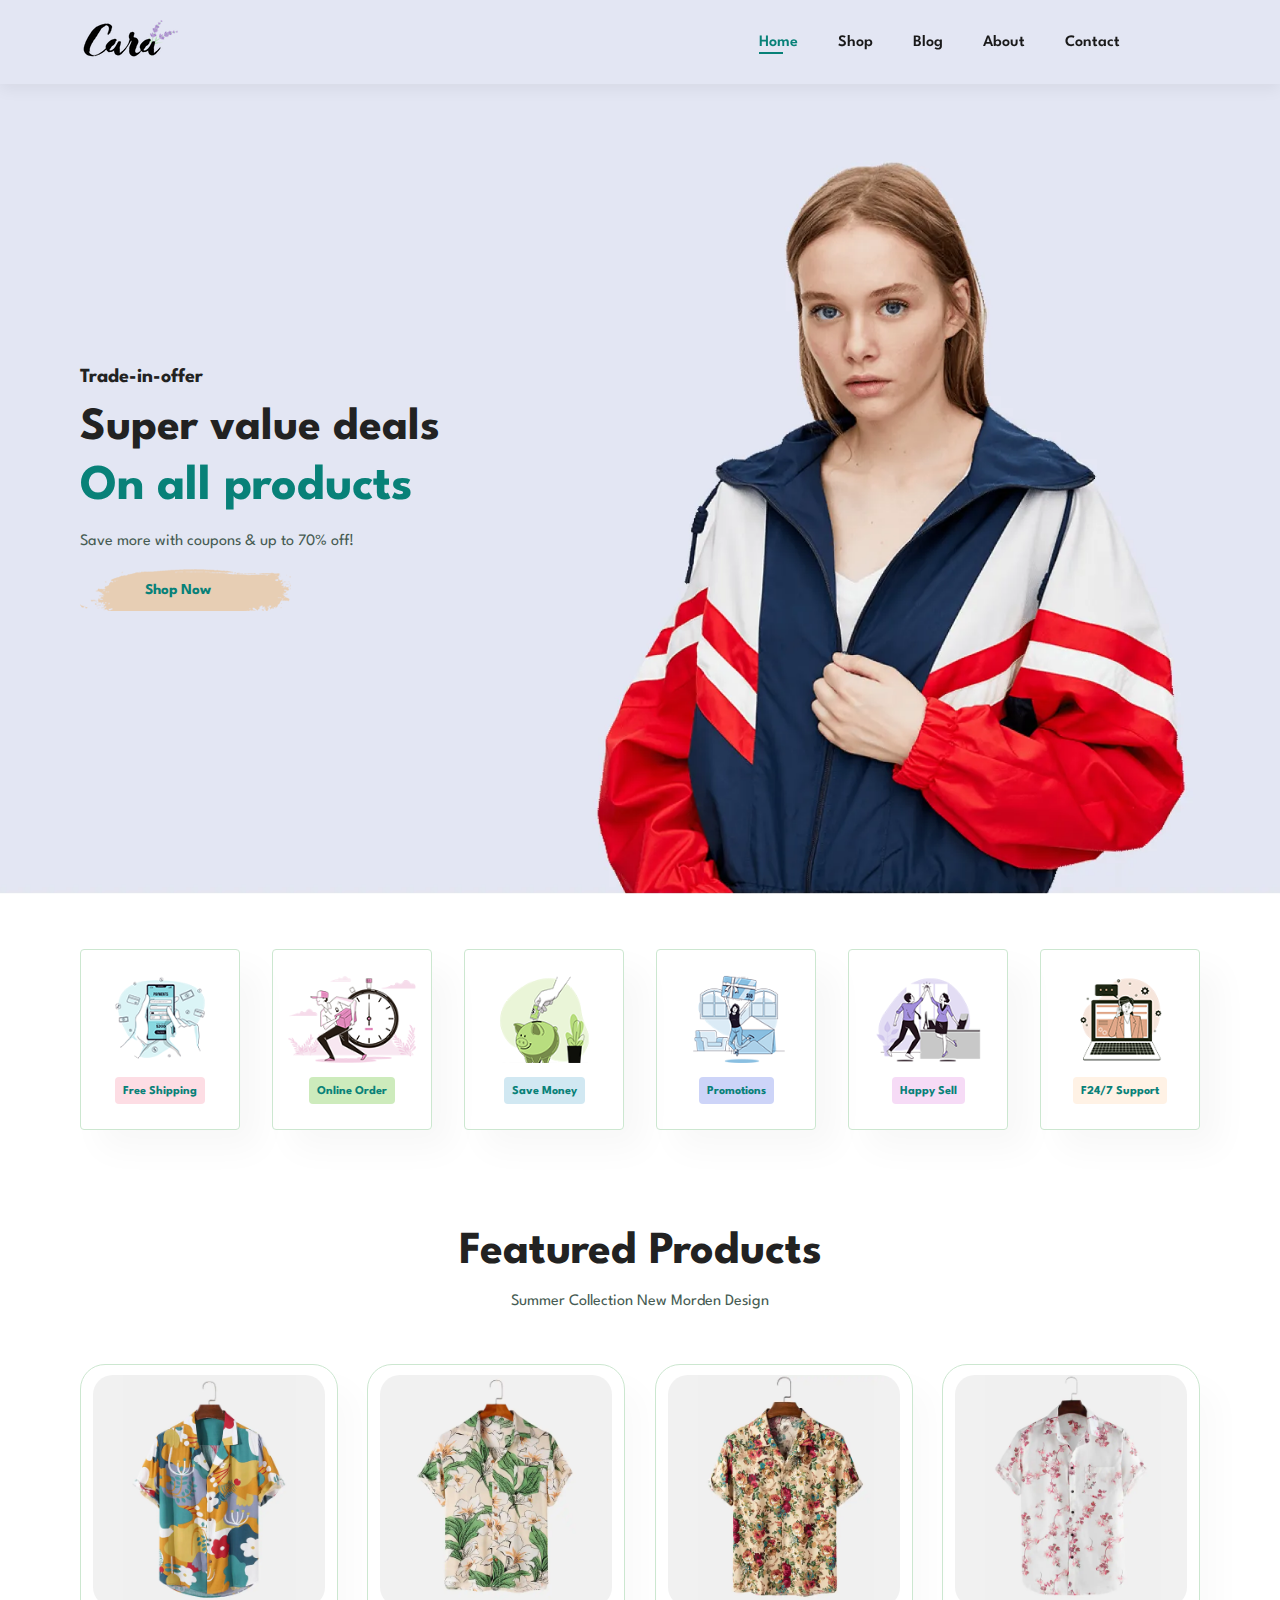
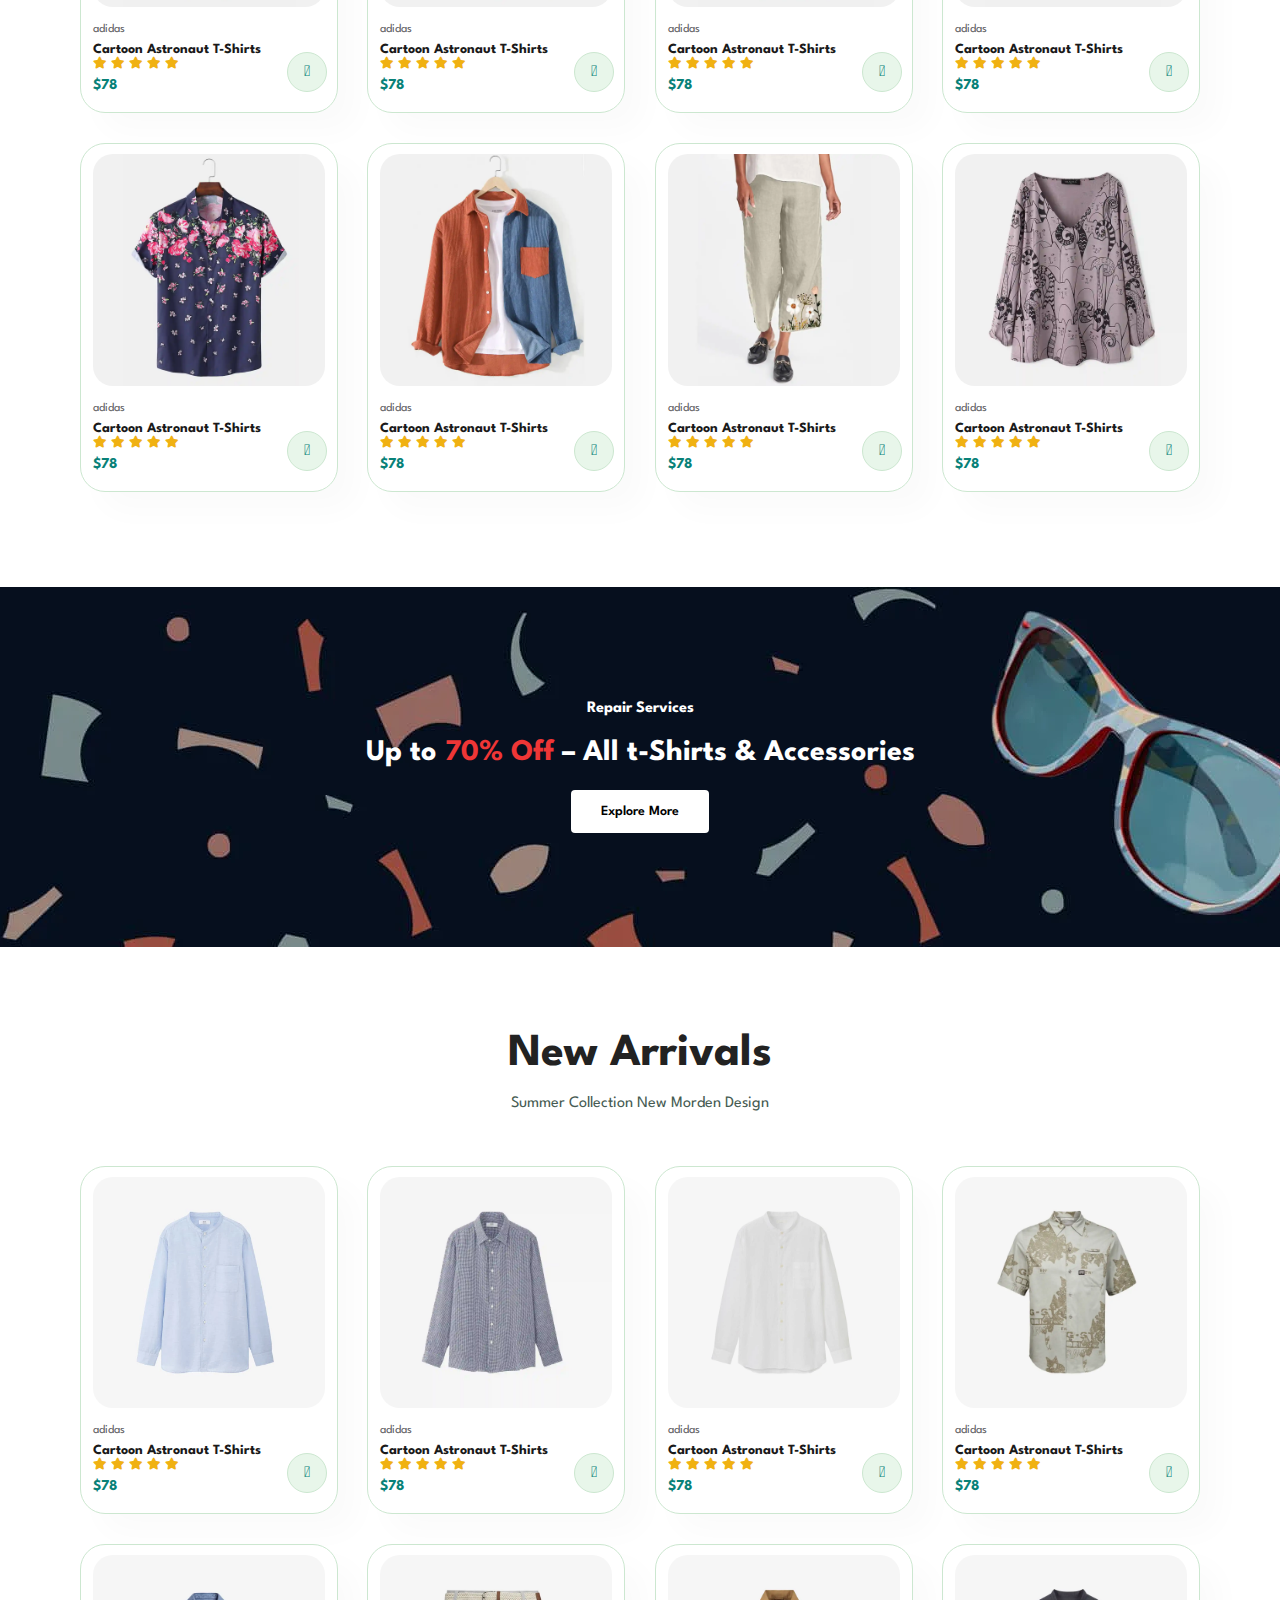
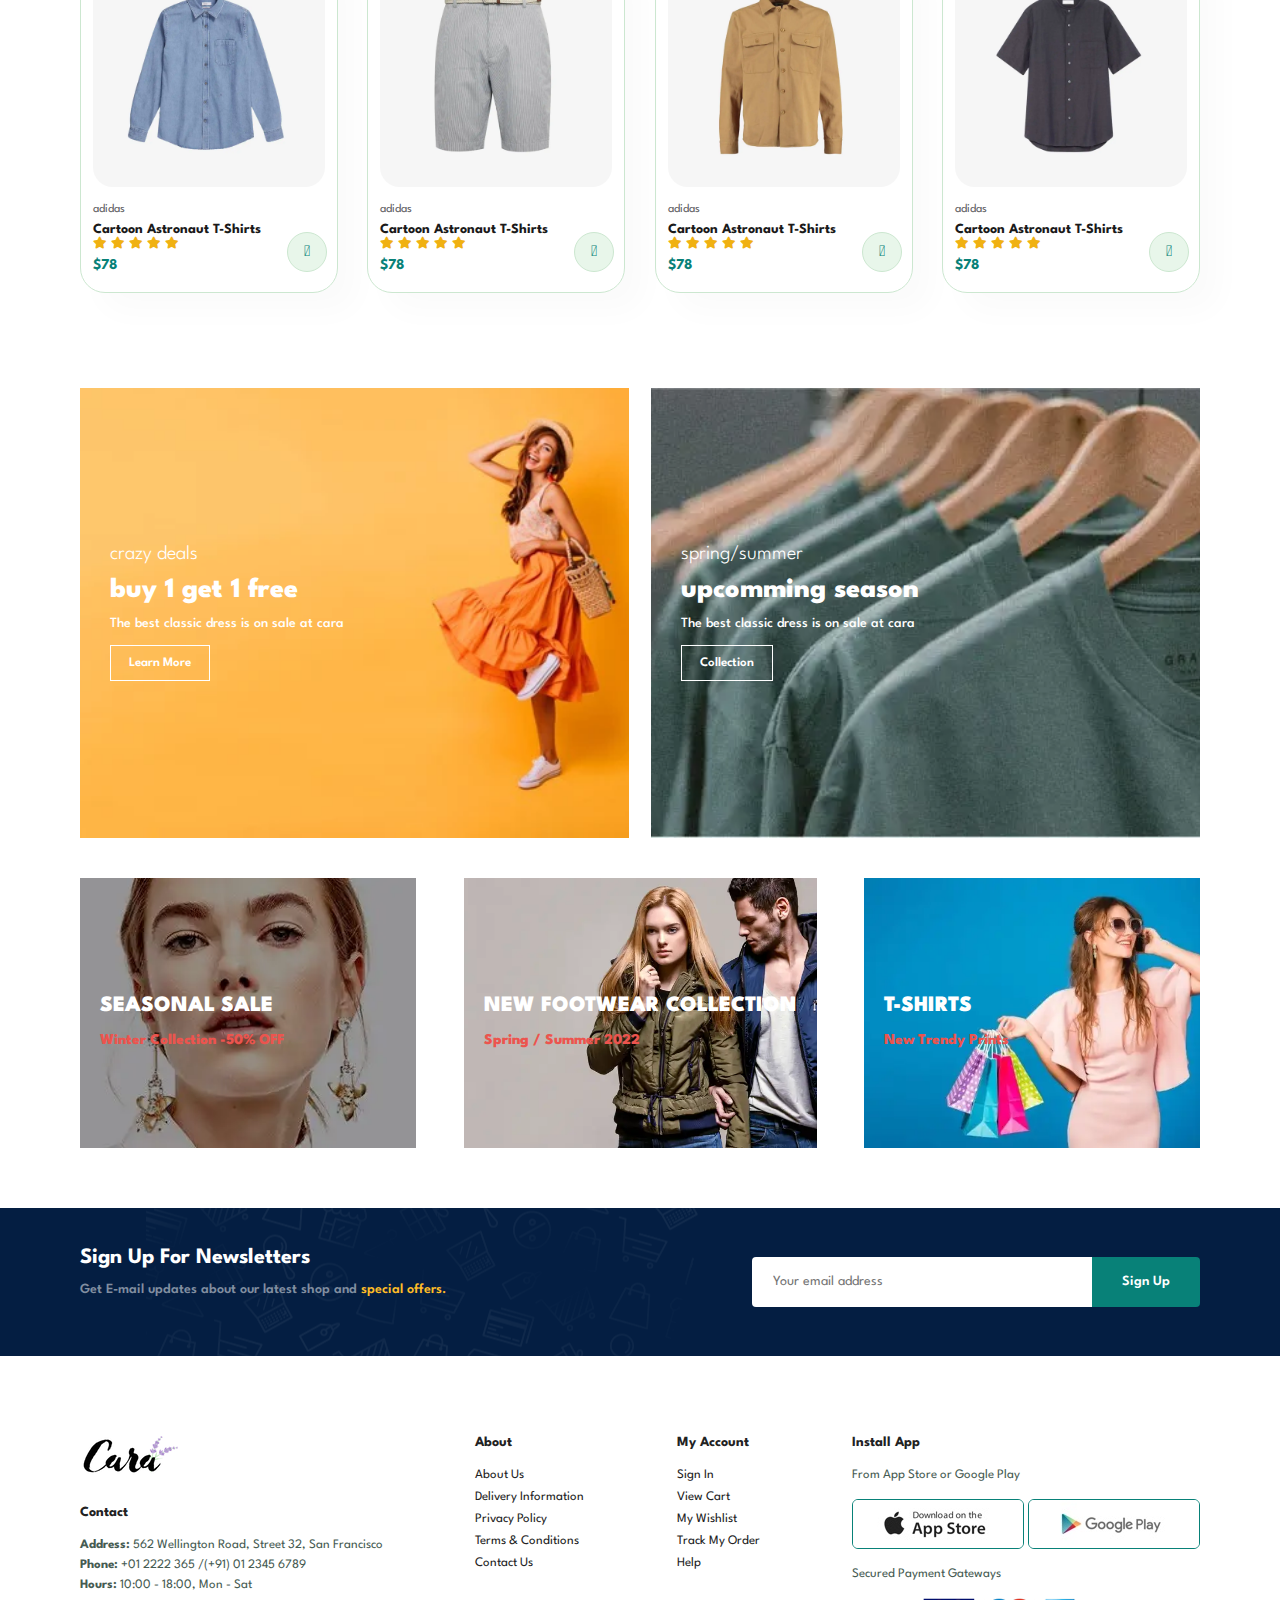
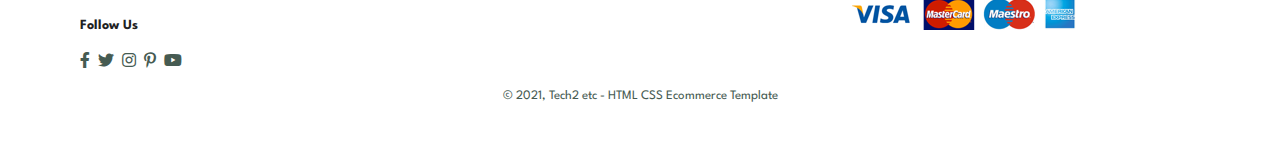
<file: index.html>
<!DOCTYPE html>
<html lang="en">

    <head>
        <meta charset="UTF-8">
        <meta http-equiv="X-UA-Compatible" content="IE=edge">
        <meta name="viewport" content="width=device-width, initial-scale=1.0">
        <title>Ecommerce System</title>
        <link rel="stylesheet" href="https://pro.fontawesome.com/releases/v5.10.0/css/all.css" />

        <link rel="stylesheet" href="style.css">
    </head>

    <body>

        <section id="header">
            <div class="header obj-width">
                <a href="#"><img src="img/logo.png" class="logo" alt=""></a>

                <div>
                    <ul id="navbar">
                        <li><a class="active" href="index.html">Home</a></li>
                        <li><a href="shop.html">Shop</a></li>
                        <li><a href="blog.html">Blog</a></li>
                        <li><a href="about.html">About</a></li>
                        <li><a href="contact.html">Contact</a></li>
                        <li id="lg-bag"><a href="cart.html"><i class="far fa-shopping-bag"></i></a></li>
                        <a href="#" id="close"><i class="far fa-times"></i></a>
                    </ul>
                </div>
                <div id="mobile">
                    <a href="cart.html"><i class="far fa-shopping-bag"></i></a>
                    <i id="bar" class="fas fa-outdent"></i>
                </div>

            </div>
        </section>

        <section id="hero">
            <div class="hero obj-width">
                <h4>Trade-in-offer</h4>
                <h2>Super value deals</h2>
                <h1>On all products</h1>
                <p>Save more with coupons & up to 70% off! </p>
                <button>Shop Now</button>
            </div>
        </section>

        <section id="feature" class="section-p1 obj-width">
            <div class="fe-box">
                <img src="img/features/f1.png" alt="">
                <h6>Free Shipping</h6>
            </div>
            <div class="fe-box">
                <img src="img/features/f2.png" alt="">
                <h6>Online Order</h6>
            </div>
            <div class="fe-box">
                <img src="img/features/f3.png" alt="">
                <h6>Save Money</h6>
            </div>
            <div class="fe-box">
                <img src="img/features/f4.png" alt="">
                <h6>Promotions</h6>
            </div>
            <div class="fe-box">
                <img src="img/features/f5.png" alt="">
                <h6>Happy Sell</h6>
            </div>
            <div class="fe-box">
                <img src="img/features/f6.png" alt="">
                <h6>F24/7 Support</h6>
            </div>
        </section>

        <section id="product1" class="section-p1 obj-width">
            <h2>Featured Products</h2>
            <p>Summer Collection New Morden Design</p>
            <div class="pro-container">
                <div class="pro">
                    <img src="img/products/f1.webp" alt="">
                    <div class="des">
                        <span>adidas</span>
                        <h5>Cartoon Astronaut T-Shirts</h5>
                        <div class="star">
                            <i class="fas fa-star"></i>
                            <i class="fas fa-star"></i>
                            <i class="fas fa-star"></i>
                            <i class="fas fa-star"></i>
                            <i class="fas fa-star"></i>
                        </div>
                        <h4>$78</h4>
                    </div>
                    <a href="#"><i class="fal fa-shopping-cart cart"></i></a>
                </div>
                <div class="pro">
                    <img src="img/products/f2.webp" alt="">
                    <div class="des">
                        <span>adidas</span>
                        <h5>Cartoon Astronaut T-Shirts</h5>
                        <div class="star">
                            <i class="fas fa-star"></i>
                            <i class="fas fa-star"></i>
                            <i class="fas fa-star"></i>
                            <i class="fas fa-star"></i>
                            <i class="fas fa-star"></i>
                        </div>
                        <h4>$78</h4>
                    </div>
                    <a href="#"><i class="fal fa-shopping-cart cart"></i></a>
                </div>
                <div class="pro">
                    <img src="img/products/f3.webp" alt="">
                    <div class="des">
                        <span>adidas</span>
                        <h5>Cartoon Astronaut T-Shirts</h5>
                        <div class="star">
                            <i class="fas fa-star"></i>
                            <i class="fas fa-star"></i>
                            <i class="fas fa-star"></i>
                            <i class="fas fa-star"></i>
                            <i class="fas fa-star"></i>
                        </div>
                        <h4>$78</h4>
                    </div>
                    <a href="#"><i class="fal fa-shopping-cart cart"></i></a>
                </div>
                <div class="pro">
                    <img src="img/products/f4.webp" alt="">
                    <div class="des">
                        <span>adidas</span>
                        <h5>Cartoon Astronaut T-Shirts</h5>
                        <div class="star">
                            <i class="fas fa-star"></i>
                            <i class="fas fa-star"></i>
                            <i class="fas fa-star"></i>
                            <i class="fas fa-star"></i>
                            <i class="fas fa-star"></i>
                        </div>
                        <h4>$78</h4>
                    </div>
                    <a href="#"><i class="fal fa-shopping-cart cart"></i></a>
                </div>
                <div class="pro">
                    <img src="img/products/f5.webp" alt="">
                    <div class="des">
                        <span>adidas</span>
                        <h5>Cartoon Astronaut T-Shirts</h5>
                        <div class="star">
                            <i class="fas fa-star"></i>
                            <i class="fas fa-star"></i>
                            <i class="fas fa-star"></i>
                            <i class="fas fa-star"></i>
                            <i class="fas fa-star"></i>
                        </div>
                        <h4>$78</h4>
                    </div>
                    <a href="#"><i class="fal fa-shopping-cart cart"></i></a>
                </div>
                <div class="pro">
                    <img src="img/products/f6.webp" alt="">
                    <div class="des">
                        <span>adidas</span>
                        <h5>Cartoon Astronaut T-Shirts</h5>
                        <div class="star">
                            <i class="fas fa-star"></i>
                            <i class="fas fa-star"></i>
                            <i class="fas fa-star"></i>
                            <i class="fas fa-star"></i>
                            <i class="fas fa-star"></i>
                        </div>
                        <h4>$78</h4>
                    </div>
                    <a href="#"><i class="fal fa-shopping-cart cart"></i></a>
                </div>
                <div class="pro">
                    <img src="img/products/f7.webp" alt="">
                    <div class="des">
                        <span>adidas</span>
                        <h5>Cartoon Astronaut T-Shirts</h5>
                        <div class="star">
                            <i class="fas fa-star"></i>
                            <i class="fas fa-star"></i>
                            <i class="fas fa-star"></i>
                            <i class="fas fa-star"></i>
                            <i class="fas fa-star"></i>
                        </div>
                        <h4>$78</h4>
                    </div>
                    <a href="#"><i class="fal fa-shopping-cart cart"></i></a>
                </div>
                <div class="pro">
                    <img src="img/products/f8.webp" alt="">
                    <div class="des">
                        <span>adidas</span>
                        <h5>Cartoon Astronaut T-Shirts</h5>
                        <div class="star">
                            <i class="fas fa-star"></i>
                            <i class="fas fa-star"></i>
                            <i class="fas fa-star"></i>
                            <i class="fas fa-star"></i>
                            <i class="fas fa-star"></i>
                        </div>
                        <h4>$78</h4>
                    </div>
                    <a href="#"><i class="fal fa-shopping-cart cart"></i></a>
                </div>
            </div>
        </section>

        <section id="banner" class="section-m1">
            <h4>Repair Services </h4>
            <h2>Up to <span>70% Off</span> – All t-Shirts & Accessories</h2>
            <button class="normal">Explore More</button>
        </section>

        <section id="product1" class="section-p1 obj-width">
            <h2>New Arrivals</h2>
            <p>Summer Collection New Morden Design</p>
            <div class="pro-container">
                <div class="pro">
                    <img src="img/products/n1.webp" alt="">
                    <div class="des">
                        <span>adidas</span>
                        <h5>Cartoon Astronaut T-Shirts</h5>
                        <div class="star">
                            <i class="fas fa-star"></i>
                            <i class="fas fa-star"></i>
                            <i class="fas fa-star"></i>
                            <i class="fas fa-star"></i>
                            <i class="fas fa-star"></i>
                        </div>
                        <h4>$78</h4>
                    </div>
                    <a href="#"><i class="fal fa-shopping-cart cart"></i></a>
                </div>
                <div class="pro">
                    <img src="img/products/n2.webp" alt="">
                    <div class="des">
                        <span>adidas</span>
                        <h5>Cartoon Astronaut T-Shirts</h5>
                        <div class="star">
                            <i class="fas fa-star"></i>
                            <i class="fas fa-star"></i>
                            <i class="fas fa-star"></i>
                            <i class="fas fa-star"></i>
                            <i class="fas fa-star"></i>
                        </div>
                        <h4>$78</h4>
                    </div>
                    <a href="#"><i class="fal fa-shopping-cart cart"></i></a>
                </div>
                <div class="pro">
                    <img src="img/products/n3.webp" alt="">
                    <div class="des">
                        <span>adidas</span>
                        <h5>Cartoon Astronaut T-Shirts</h5>
                        <div class="star">
                            <i class="fas fa-star"></i>
                            <i class="fas fa-star"></i>
                            <i class="fas fa-star"></i>
                            <i class="fas fa-star"></i>
                            <i class="fas fa-star"></i>
                        </div>
                        <h4>$78</h4>
                    </div>
                    <a href="#"><i class="fal fa-shopping-cart cart"></i></a>
                </div>
                <div class="pro">
                    <img src="img/products/n4.webp" alt="">
                    <div class="des">
                        <span>adidas</span>
                        <h5>Cartoon Astronaut T-Shirts</h5>
                        <div class="star">
                            <i class="fas fa-star"></i>
                            <i class="fas fa-star"></i>
                            <i class="fas fa-star"></i>
                            <i class="fas fa-star"></i>
                            <i class="fas fa-star"></i>
                        </div>
                        <h4>$78</h4>
                    </div>
                    <a href="#"><i class="fal fa-shopping-cart cart"></i></a>
                </div>
                <div class="pro">
                    <img src="img/products/n5.webp" alt="">
                    <div class="des">
                        <span>adidas</span>
                        <h5>Cartoon Astronaut T-Shirts</h5>
                        <div class="star">
                            <i class="fas fa-star"></i>
                            <i class="fas fa-star"></i>
                            <i class="fas fa-star"></i>
                            <i class="fas fa-star"></i>
                            <i class="fas fa-star"></i>
                        </div>
                        <h4>$78</h4>
                    </div>
                    <a href="#"><i class="fal fa-shopping-cart cart"></i></a>
                </div>
                <div class="pro">
                    <img src="img/products/n6.webp" alt="">
                    <div class="des">
                        <span>adidas</span>
                        <h5>Cartoon Astronaut T-Shirts</h5>
                        <div class="star">
                            <i class="fas fa-star"></i>
                            <i class="fas fa-star"></i>
                            <i class="fas fa-star"></i>
                            <i class="fas fa-star"></i>
                            <i class="fas fa-star"></i>
                        </div>
                        <h4>$78</h4>
                    </div>
                    <a href="#"><i class="fal fa-shopping-cart cart"></i></a>
                </div>
                <div class="pro">
                    <img src="img/products/n7.webp" alt="">
                    <div class="des">
                        <span>adidas</span>
                        <h5>Cartoon Astronaut T-Shirts</h5>
                        <div class="star">
                            <i class="fas fa-star"></i>
                            <i class="fas fa-star"></i>
                            <i class="fas fa-star"></i>
                            <i class="fas fa-star"></i>
                            <i class="fas fa-star"></i>
                        </div>
                        <h4>$78</h4>
                    </div>
                    <a href="#"><i class="fal fa-shopping-cart cart"></i></a>
                </div>
                <div class="pro">
                    <img src="img/products/n8.webp" alt="">
                    <div class="des">
                        <span>adidas</span>
                        <h5>Cartoon Astronaut T-Shirts</h5>
                        <div class="star">
                            <i class="fas fa-star"></i>
                            <i class="fas fa-star"></i>
                            <i class="fas fa-star"></i>
                            <i class="fas fa-star"></i>
                            <i class="fas fa-star"></i>
                        </div>
                        <h4>$78</h4>
                    </div>
                    <a href="#"><i class="fal fa-shopping-cart cart"></i></a>
                </div>
            </div>
        </section>

        <section id="sm-banner" class="section-p1 obj-width">
            <div class="banner-box">
                <h4>crazy deals</h4>
                <h2>buy 1 get 1 free</h2>
                <span>The best classic dress is on sale at cara</span>
                <button class="white">Learn More</button>
            </div>
            <div class="banner-box banner-box2">
                <h4>spring/summer</h4>
                <h2>upcomming season</h2>
                <span>The best classic dress is on sale at cara</span>
                <button class="white">Collection</button>
            </div>
        </section>

        <section id="banner3" class="obj-width">
            <div class="banner-box">
                <h2>SEASONAL SALE</h2>
                <h3>Winter Collection -50% OFF</h3>
            </div>
            <div class="banner-box banner-box2">
                <h2>NEW FOOTWEAR COLLECTION </h2>
                <h3>Spring / Summer 2022</h3>
            </div>
            <div class="banner-box banner-box3">
                <h2>T-SHIRTS</h2>
                <h3>New Trendy Prints</h3>
            </div>
        </section>

        <section id="newsletter" class="section-p1 section-m1">
            <div class="newsletter obj-width">
                <div class="newstext">
                    <h4>Sign Up For Newsletters</h4>
                    <p>Get E-mail updates about our latest shop and <span>special offers.</span> </p>
                </div>
                <div class="form">
                    <input type="text" placeholder="Your email address">
                    <button class="normal">Sign Up</button>
                </div>
            </div>
        </section>

        <footer class="section-p1 obj-width">
            <div class="col">
                <img class="logo" src="img/logo.png" alt="">
                <h4>Contact</h4>
                <p><strong>Address: </strong> 562 Wellington Road, Street 32, San Francisco</p>
                <p><strong>Phone:</strong> +01 2222 365 /(+91) 01 2345 6789</p>
                <p><strong>Hours:</strong> 10:00 - 18:00, Mon - Sat</p>
                <div class="follow">
                    <h4>Follow Us</h4>
                    <div class="icon">
                        <i class="fab fa-facebook-f"></i>
                        <i class="fab fa-twitter"></i>
                        <i class="fab fa-instagram"></i>
                        <i class="fab fa-pinterest-p"></i>
                        <i class="fab fa-youtube"></i>
                    </div>
                </div>
            </div>

            <div class="col">
                <h4>About</h4>
                <a href="#">About Us</a>
                <a href="#">Delivery Information</a>
                <a href="#">Privacy Policy</a>
                <a href="#">Terms & Conditions</a>
                <a href="#">Contact Us</a>
            </div>

            <div class="col">
                <h4>My Account</h4>
                <a href="#">Sign In</a>
                <a href="#">View Cart</a>
                <a href="#">My Wishlist</a>
                <a href="#">Track My Order</a>
                <a href="#">Help</a>
            </div>

            <div class="col install">
                <h4>Install App</h4>
                <p>From App Store or Google Play</p>
                <div class="row">
                    <img src="img/pay/app.jpg" alt="">
                    <img src="img/pay/play.jpg" alt="">
                </div>
                <p>Secured Payment Gateways </p>
                <img src="img/pay/pay.png" alt="">
            </div>

            <div class="copyright">
                <p>© 2021, Tech2 etc - HTML CSS Ecommerce Template</p>
            </div>
        </footer>


        <script src="script.js"></script>
    </body>

</html>
</file>
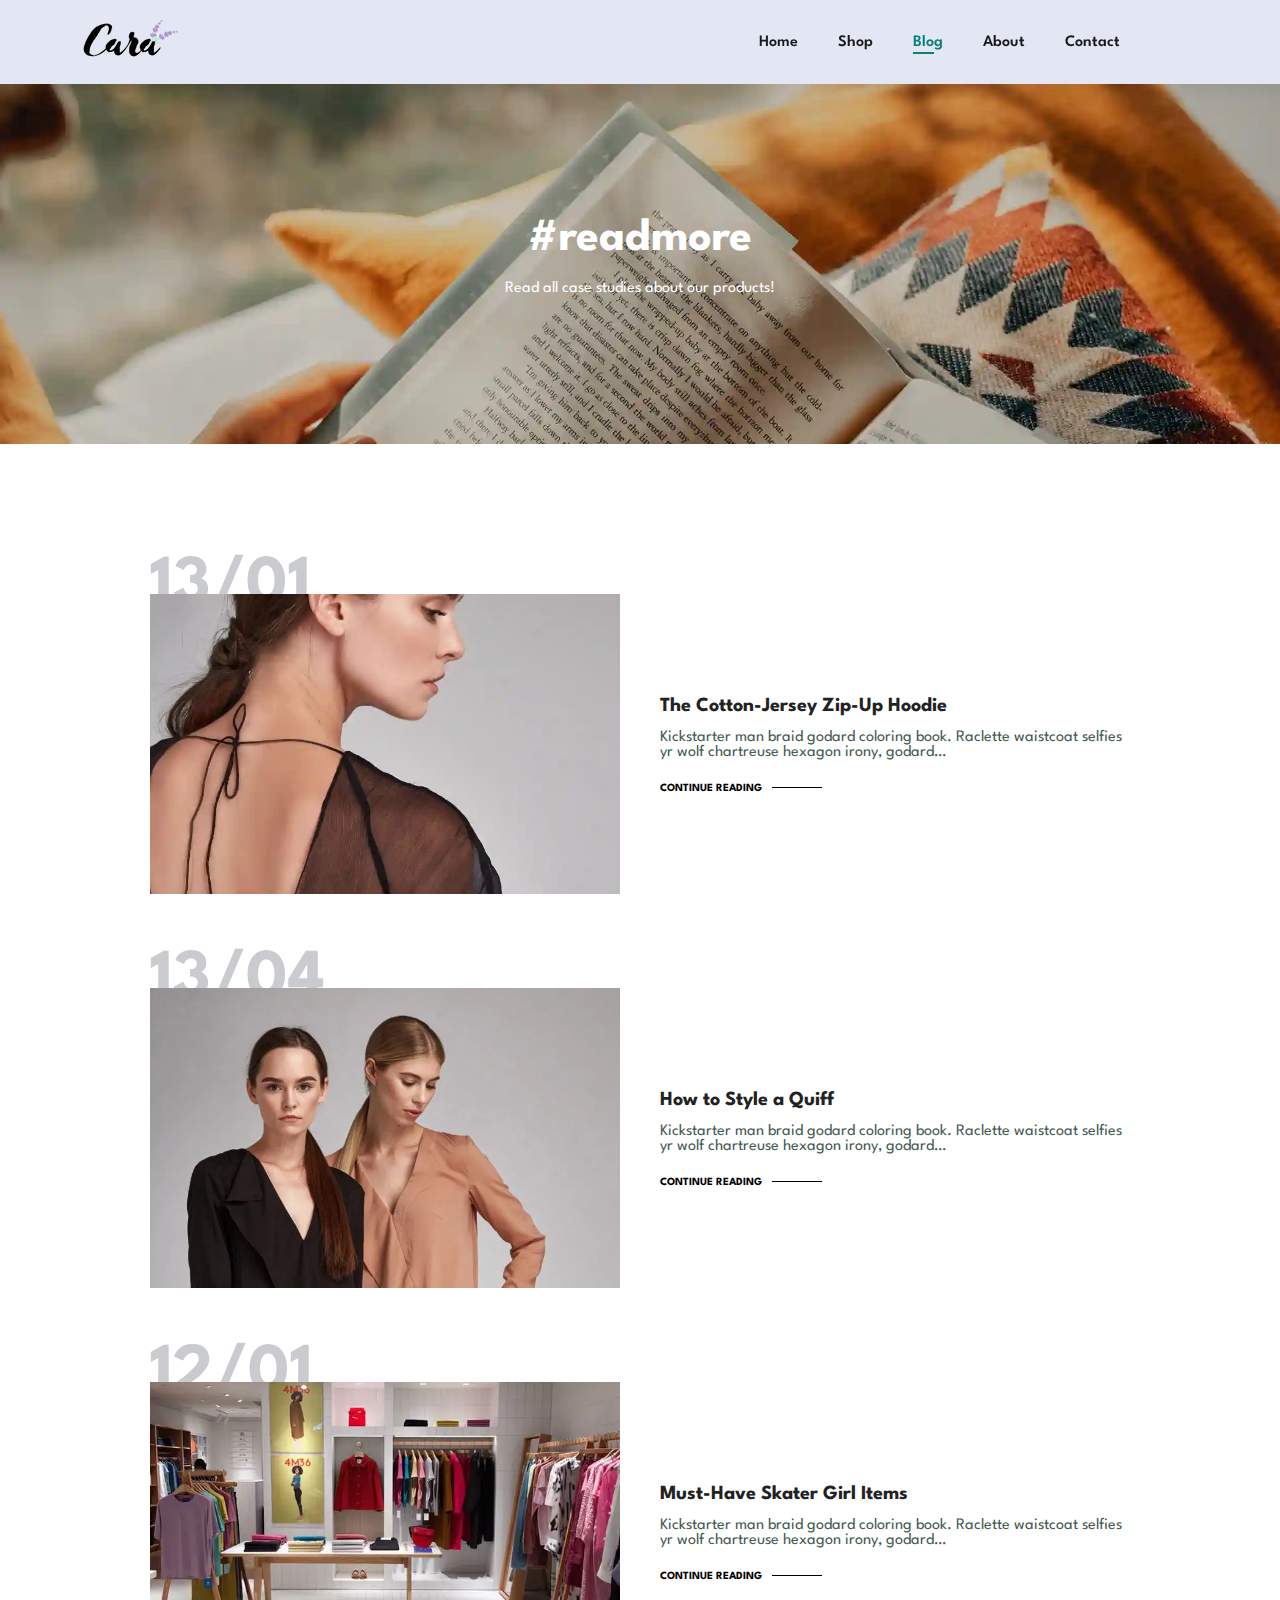
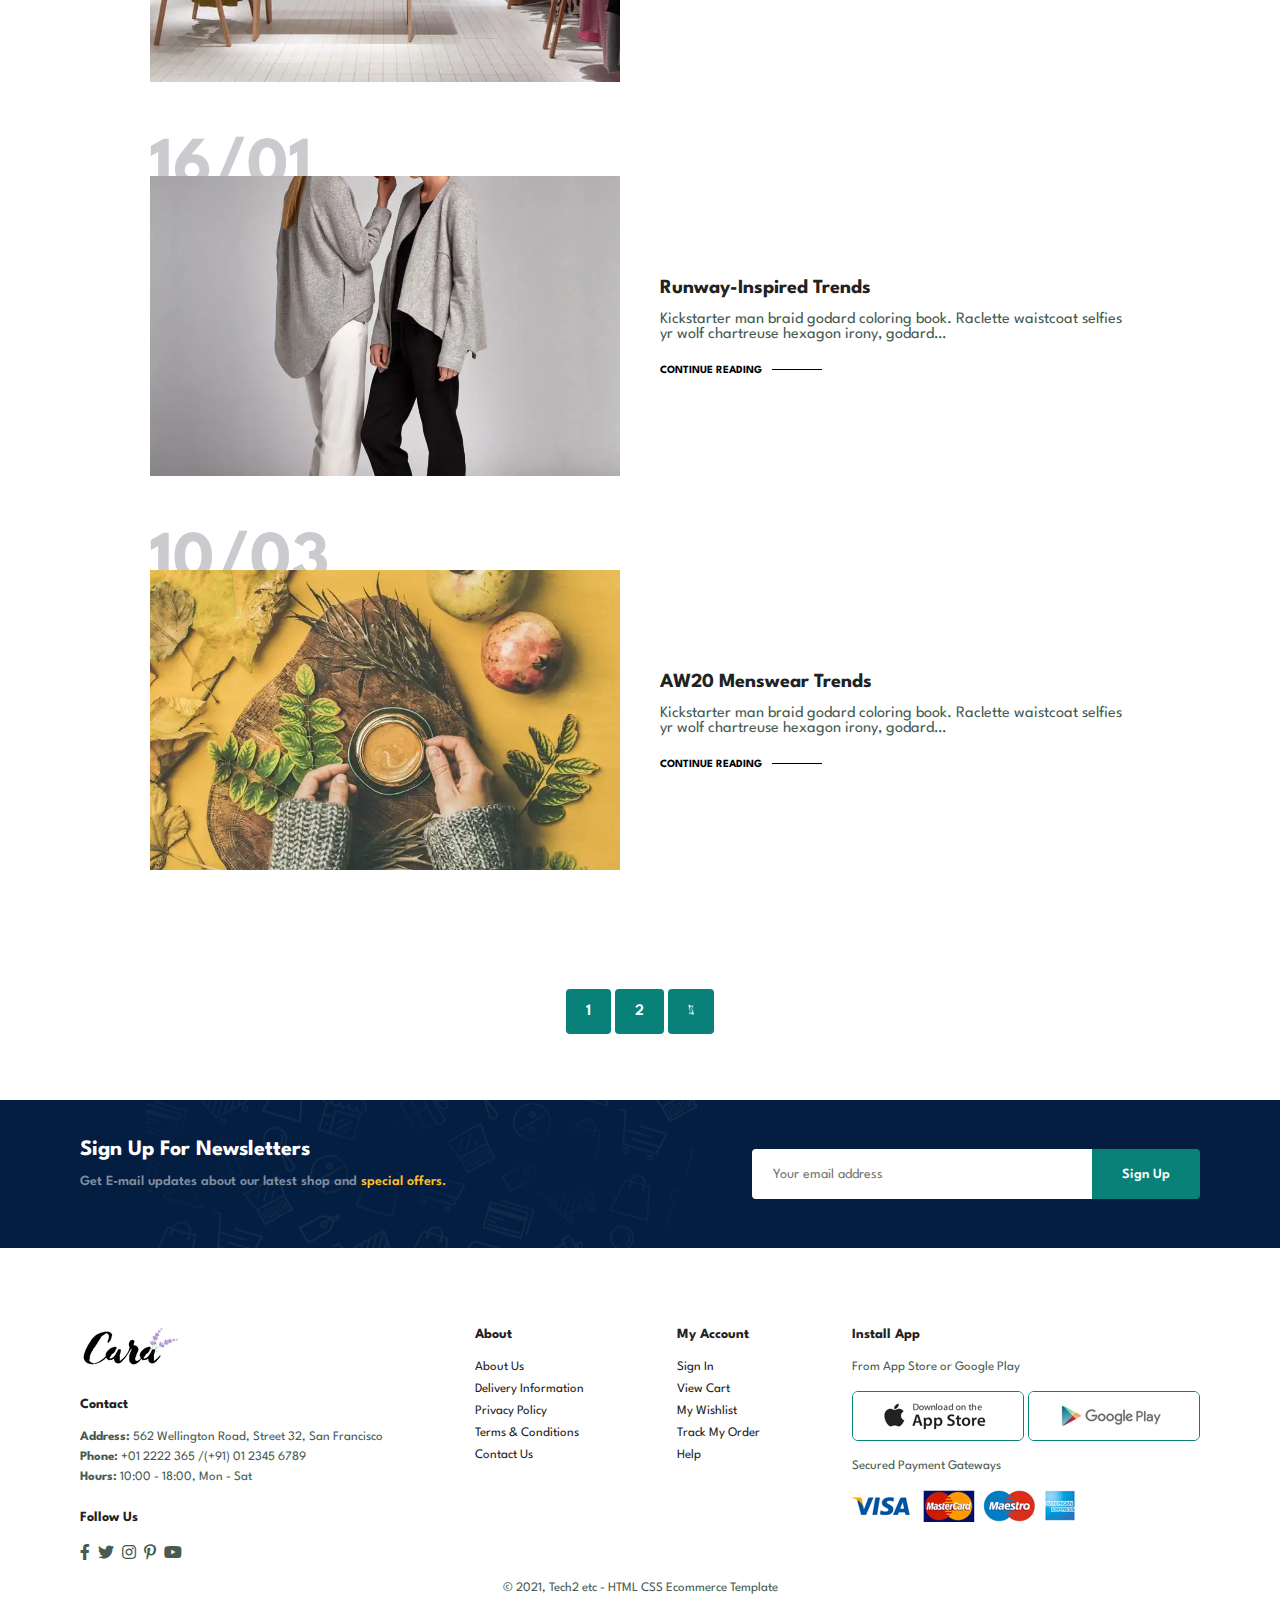
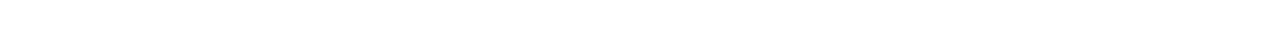
<file: blog.html>
<!DOCTYPE html>
<html lang="en">

    <head>
        <meta charset="UTF-8">
        <meta http-equiv="X-UA-Compatible" content="IE=edge">
        <meta name="viewport" content="width=device-width, initial-scale=1.0">
        <title>Tech2etc Ecommerce Tutorial</title>
        <link rel="stylesheet" href="https://pro.fontawesome.com/releases/v5.10.0/css/all.css" />

        <link rel="stylesheet" href="style.css">
    </head>

    <body>

        <section id="header">
            <div class="header obj-width">
                <a href="index.html"><img src="img/logo.png" class="logo" alt=""></a>

                <div>
                    <ul id="navbar">
                        <li><a href="index.html">Home</a></li>
                        <li><a href="shop.html">Shop</a></li>
                        <li><a class="active" href="blog.html">Blog</a></li>
                        <li><a href="about.html">About</a></li>
                        <li><a href="contact.html">Contact</a></li>
                        <li id="lg-bag"><a href="cart.html"><i class="far fa-shopping-bag"></i></a></li>
                        <a href="#" id="close"><i class="far fa-times"></i></a>
                    </ul>
                </div>
                <div id="mobile">
                    <a href="cart.html"><i class="far fa-shopping-bag"></i></a>
                    <i id="bar" class="fas fa-outdent"></i>
                </div>
            </div>
        </section>

        <section id="page-header" class="blog-header">

            <h2>#readmore</h2>

            <p>Read all case studies about our products! </p>

        </section>

        <section id="blog" class="obj-width">
            <div class="blog-box">
                <div class="blog-img">
                    <img src="img/blog/b1.webp" alt="">
                </div>
                <div class="blog-details">
                    <h4>The Cotton-Jersey Zip-Up Hoodie</h4>
                    <p>Kickstarter man braid godard coloring book. Raclette waistcoat selfies yr wolf chartreuse hexagon
                        irony, godard…</p>
                    <a href="#">CONTINUE READING</a>
                </div>
                <h1>13/01</h1>
            </div>
            <div class="blog-box">
                <div class="blog-img">
                    <img src="img/blog/b2.webp" alt="">
                </div>
                <div class="blog-details">
                    <h4>How to Style a Quiff</h4>
                    <p>Kickstarter man braid godard coloring book. Raclette waistcoat selfies yr wolf chartreuse hexagon
                        irony, godard…</p>
                    <a href="#">CONTINUE READING</a>
                </div>
                <h1>13/04</h1>
            </div>
            <div class="blog-box">
                <div class="blog-img">
                    <img src="img/blog/b3.webp" alt="">
                </div>
                <div class="blog-details">
                    <h4>Must-Have Skater Girl Items</h4>
                    <p>Kickstarter man braid godard coloring book. Raclette waistcoat selfies yr wolf chartreuse hexagon
                        irony, godard…</p>
                    <a href="#">CONTINUE READING</a>
                </div>
                <h1>12/01</h1>
            </div>
            <div class="blog-box">
                <div class="blog-img">
                    <img src="img/blog/b4.webp" alt="">
                </div>
                <div class="blog-details">
                    <h4>Runway-Inspired Trends</h4>
                    <p>Kickstarter man braid godard coloring book. Raclette waistcoat selfies yr wolf chartreuse hexagon
                        irony, godard…</p>
                    <a href="#">CONTINUE READING</a>
                </div>
                <h1>16/01</h1>
            </div>
            <div class="blog-box">
                <div class="blog-img">
                    <img src="img/blog/b6.webp" alt="">
                </div>
                <div class="blog-details">
                    <h4>AW20 Menswear Trends</h4>
                    <p>Kickstarter man braid godard coloring book. Raclette waistcoat selfies yr wolf chartreuse hexagon
                        irony, godard…</p>
                    <a href="#">CONTINUE READING</a>
                </div>
                <h1>10/03</h1>
            </div>
        </section>

        <section id="pagination" class="section-p1">
            <a href="#">1</a>
            <a href="#">2</a>
            <a href="#"><i class="fal fa-long-arrow-alt-right"></i></a>
        </section>

        <section id="newsletter" class="section-p1 section-m1">
            <div class="newsletter obj-width">
                <div class="newstext">
                    <h4>Sign Up For Newsletters</h4>
                    <p>Get E-mail updates about our latest shop and <span>special offers.</span> </p>
                </div>
                <div class="form">
                    <input type="text" placeholder="Your email address">
                    <button class="normal">Sign Up</button>
                </div>
            </div>
        </section>

        <footer class="section-p1 obj-width">
            <div class="col">
                <img class="logo" src="img/logo.png" alt="">
                <h4>Contact</h4>
                <p><strong>Address: </strong> 562 Wellington Road, Street 32, San Francisco</p>
                <p><strong>Phone:</strong> +01 2222 365 /(+91) 01 2345 6789</p>
                <p><strong>Hours:</strong> 10:00 - 18:00, Mon - Sat</p>
                <div class="follow">
                    <h4>Follow Us</h4>
                    <div class="icon">
                        <i class="fab fa-facebook-f"></i>
                        <i class="fab fa-twitter"></i>
                        <i class="fab fa-instagram"></i>
                        <i class="fab fa-pinterest-p"></i>
                        <i class="fab fa-youtube"></i>
                    </div>
                </div>
            </div>

            <div class="col">
                <h4>About</h4>
                <a href="#">About Us</a>
                <a href="#">Delivery Information</a>
                <a href="#">Privacy Policy</a>
                <a href="#">Terms & Conditions</a>
                <a href="#">Contact Us</a>
            </div>

            <div class="col">
                <h4>My Account</h4>
                <a href="#">Sign In</a>
                <a href="#">View Cart</a>
                <a href="#">My Wishlist</a>
                <a href="#">Track My Order</a>
                <a href="#">Help</a>
            </div>

            <div class="col install">
                <h4>Install App</h4>
                <p>From App Store or Google Play</p>
                <div class="row">
                    <img src="img/pay/app.jpg" alt="">
                    <img src="img/pay/play.jpg" alt="">
                </div>
                <p>Secured Payment Gateways </p>
                <img src="img/pay/pay.png" alt="">
            </div>

            <div class="copyright">
                <p>© 2021, Tech2 etc - HTML CSS Ecommerce Template</p>
            </div>
        </footer>


        <script src="script.js"></script>
    </body>

</html>
</file>
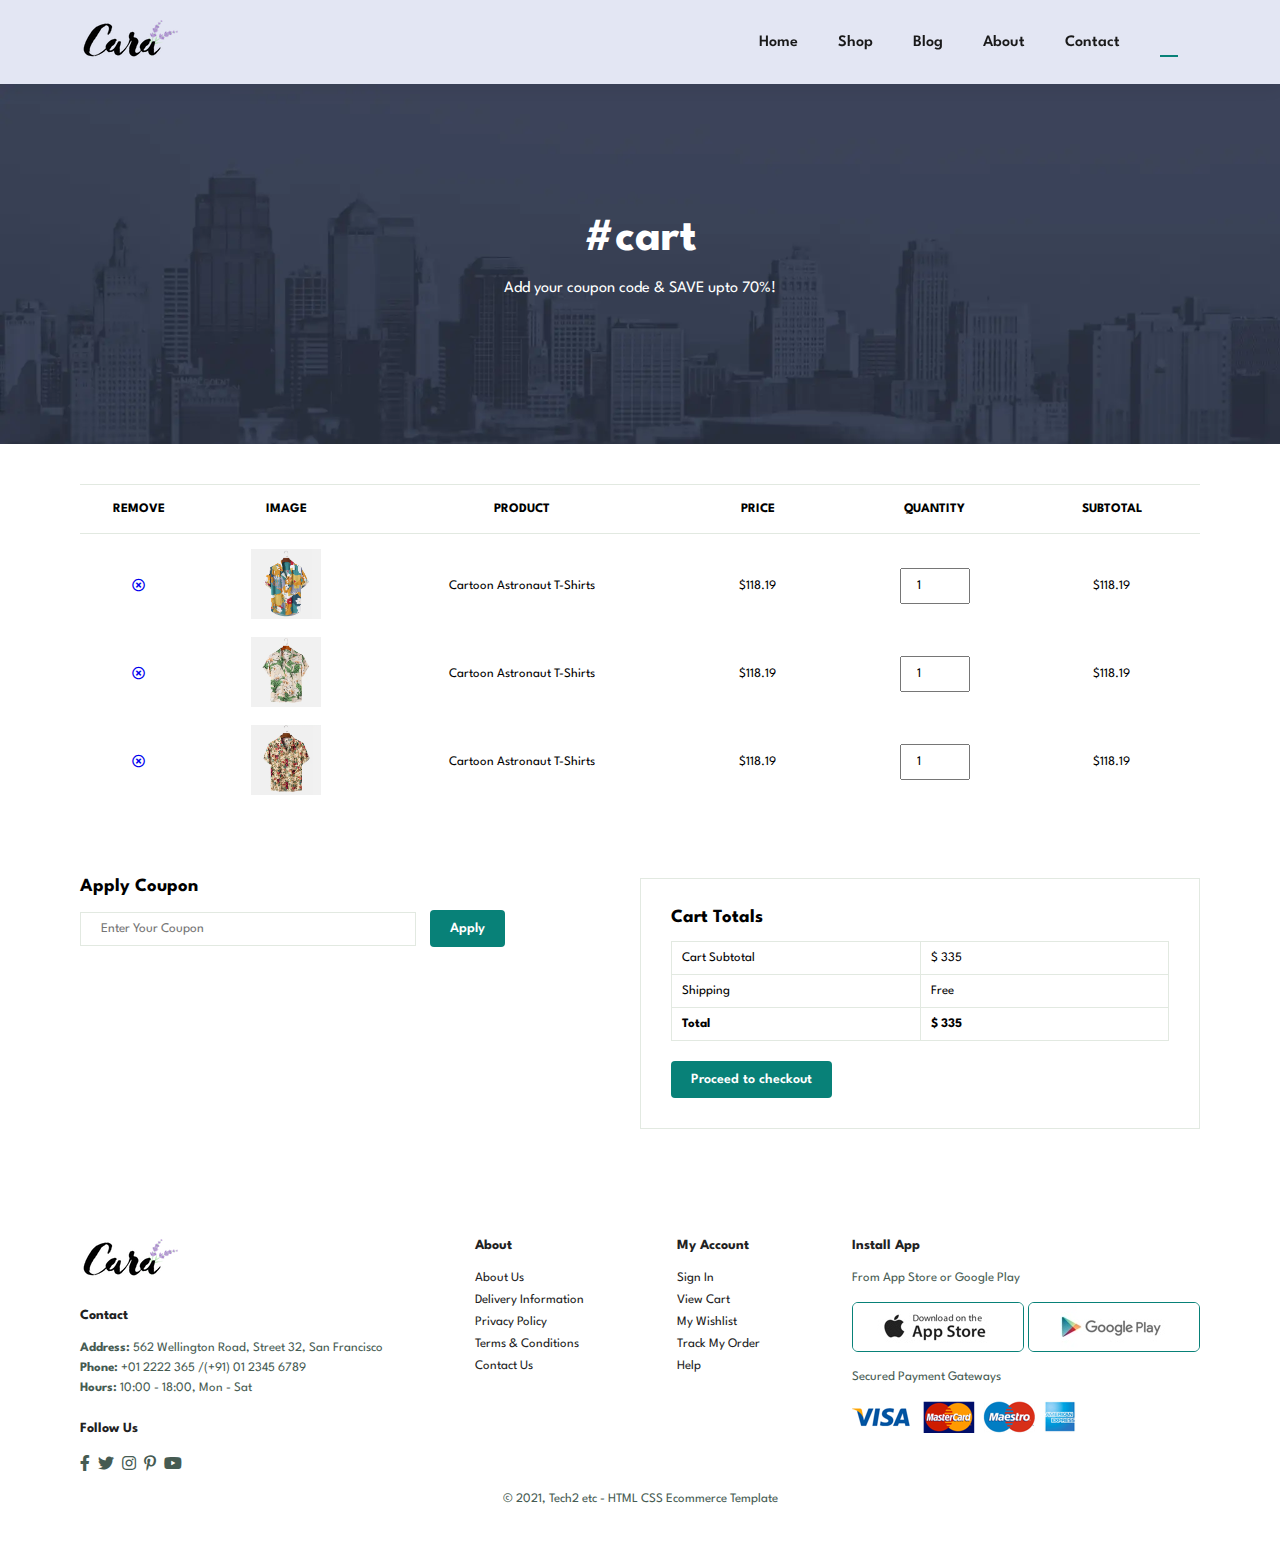
<file: cart.html>
<!DOCTYPE html>
<html lang="en">

    <head>
        <meta charset="UTF-8">
        <meta http-equiv="X-UA-Compatible" content="IE=edge">
        <meta name="viewport" content="width=device-width, initial-scale=1.0">
        <title>Document</title>

        <link rel="stylesheet" href="https://pro.fontawesome.com/releases/v5.10.0/css/all.css" />

        <link rel="stylesheet" href="style.css">
    </head>

    <body>

        <section id="header">
            <div class="header obj-width">
                <a href="index.html"><img src="img/logo.png" class="logo" alt=""></a>
                <div>
                    <ul id="navbar">
                        <li><a href="index.html">Home</a></li>
                        <li><a href="shop.html">Shop</a></li>
                        <li><a href="blog.html">Blog</a></li>
                        <li><a href="about.html">About</a></li>
                        <li><a href="contact.html">Contact</a></li>
                        <li id="lg-bag"><a href="#" class="active"><i class="far fa-shopping-bag"></i></a></li>
                        <a id="close" href="#"><i class="far fa-times"></i></a>
                    </ul>
                </div>
                <div id="mobile">
                    <a href="cart.html"><i class="far fa-shopping-bag"></i></a>
                    <i id="bar" class="fas fa-outdent"></i>

                </div>
            </div>
        </section>

        <section id="page-header" class="about-header">

            <h2>#cart</h2>
            <p>Add your coupon code & SAVE upto 70%!</p>

        </section>

        <section id="cart" class="section-p1 obj-width">
            <table width="100%">
                <thead>
                    <tr>
                        <td>Remove</td>
                        <td>Image</td>
                        <td>Product</td>
                        <td>Price</td>
                        <td>Quantity</td>
                        <td>Subtotal</td>
                    </tr>
                </thead>

                <tbody>
                    <tr>
                        <td><a href="#"><i class="far fa-times-circle"></i></a></td>
                        <td><img src="img/products/f1.webp" alt=""></td>
                        <td>Cartoon Astronaut T-Shirts</td>
                        <td>$118.19</td>
                        <td><input type="number" value="1" name="" id=""></td>
                        <td>$118.19</td>
                    </tr>
                    <tr>
                        <td><a href="#"><i class="far fa-times-circle"></i></a></td>
                        <td><img src="img/products/f2.webp" alt=""></td>
                        <td>Cartoon Astronaut T-Shirts</td>
                        <td>$118.19</td>
                        <td><input type="number" value="1" name="" id=""></td>
                        <td>$118.19</td>
                    </tr>
                    <tr>
                        <td><a href="#"><i class="far fa-times-circle"></i></a></td>
                        <td><img src="img/products/f3.webp" alt=""></td>
                        <td>Cartoon Astronaut T-Shirts</td>
                        <td>$118.19</td>
                        <td><input type="number" value="1" name="" id=""></td>
                        <td>$118.19</td>
                    </tr>
                </tbody>
            </table>
        </section>

        <section id="cart-add" class="section-p1 obj-width">
            <div id="cuopon">
                <h3>Apply Coupon</h3>
                <div>
                    <input type="text" name="" id="" placeholder="Enter Your Coupon">
                    <button class="normal">Apply</button>
                </div>
            </div>

            <div id="subtotal">
                <h3>Cart Totals</h3>
                <table>
                    <tr>
                        <td>Cart Subtotal</td>
                        <td>$ 335</td>
                    </tr>
                    <tr>
                        <td>Shipping</td>
                        <td>Free</td>
                    </tr>
                    <tr>
                        <td><strong>Total</strong></td>
                        <td><strong>$ 335</strong></td>
                    </tr>
                </table>
                <button class="normal">Proceed to checkout</button>
            </div>
        </section>


        <footer class="section-p1 obj-width">
            <div class="col">
                <img class="logo" src="img/logo.png" alt="">
                <h4>Contact</h4>
                <p><strong>Address:</strong> 562 Wellington Road, Street 32, San Francisco</p>
                <p><strong>Phone:</strong> +01 2222 365 /(+91) 01 2345 6789</p>
                <p><strong>Hours:</strong> 10:00 - 18:00, Mon - Sat</p>
                <div class="follow">
                    <h4>Follow Us</h4>
                    <div class="icon">
                        <i class="fab fa-facebook-f"></i>
                        <i class="fab fa-twitter"></i>
                        <i class="fab fa-instagram"></i>
                        <i class="fab fa-pinterest-p"></i>
                        <i class="fab fa-youtube"></i>
                    </div>
                </div>
            </div>
            <div class="col">
                <h4>About</h4>
                <a href="#">About Us</a>
                <a href="#">Delivery Information</a>
                <a href="#">Privacy Policy</a>
                <a href="#">Terms & Conditions</a>
                <a href="#">Contact Us</a>
            </div>
            <div class="col">
                <h4>My Account</h4>
                <a href="#">Sign In</a>
                <a href="#">View Cart</a>
                <a href="#">My Wishlist</a>
                <a href="#">Track My Order</a>
                <a href="#">Help</a>
            </div>
            <div class="col install">
                <h4>Install App</h4>
                <p>From App Store or Google Play </p>
                <div class="row">
                    <img src="img/pay/app.jpg" alt="">
                    <img src="img/pay/play.jpg" alt="">
                </div>
                <p>Secured Payment Gateways </p>
                <img src="img/pay/pay.png" alt="">
            </div>

            <div class="copyright">
                <p>© 2021, Tech2 etc - HTML CSS Ecommerce Template</p>
            </div>
        </footer>


        <script src="script.js"></script>

    </body>

</html>
</file>
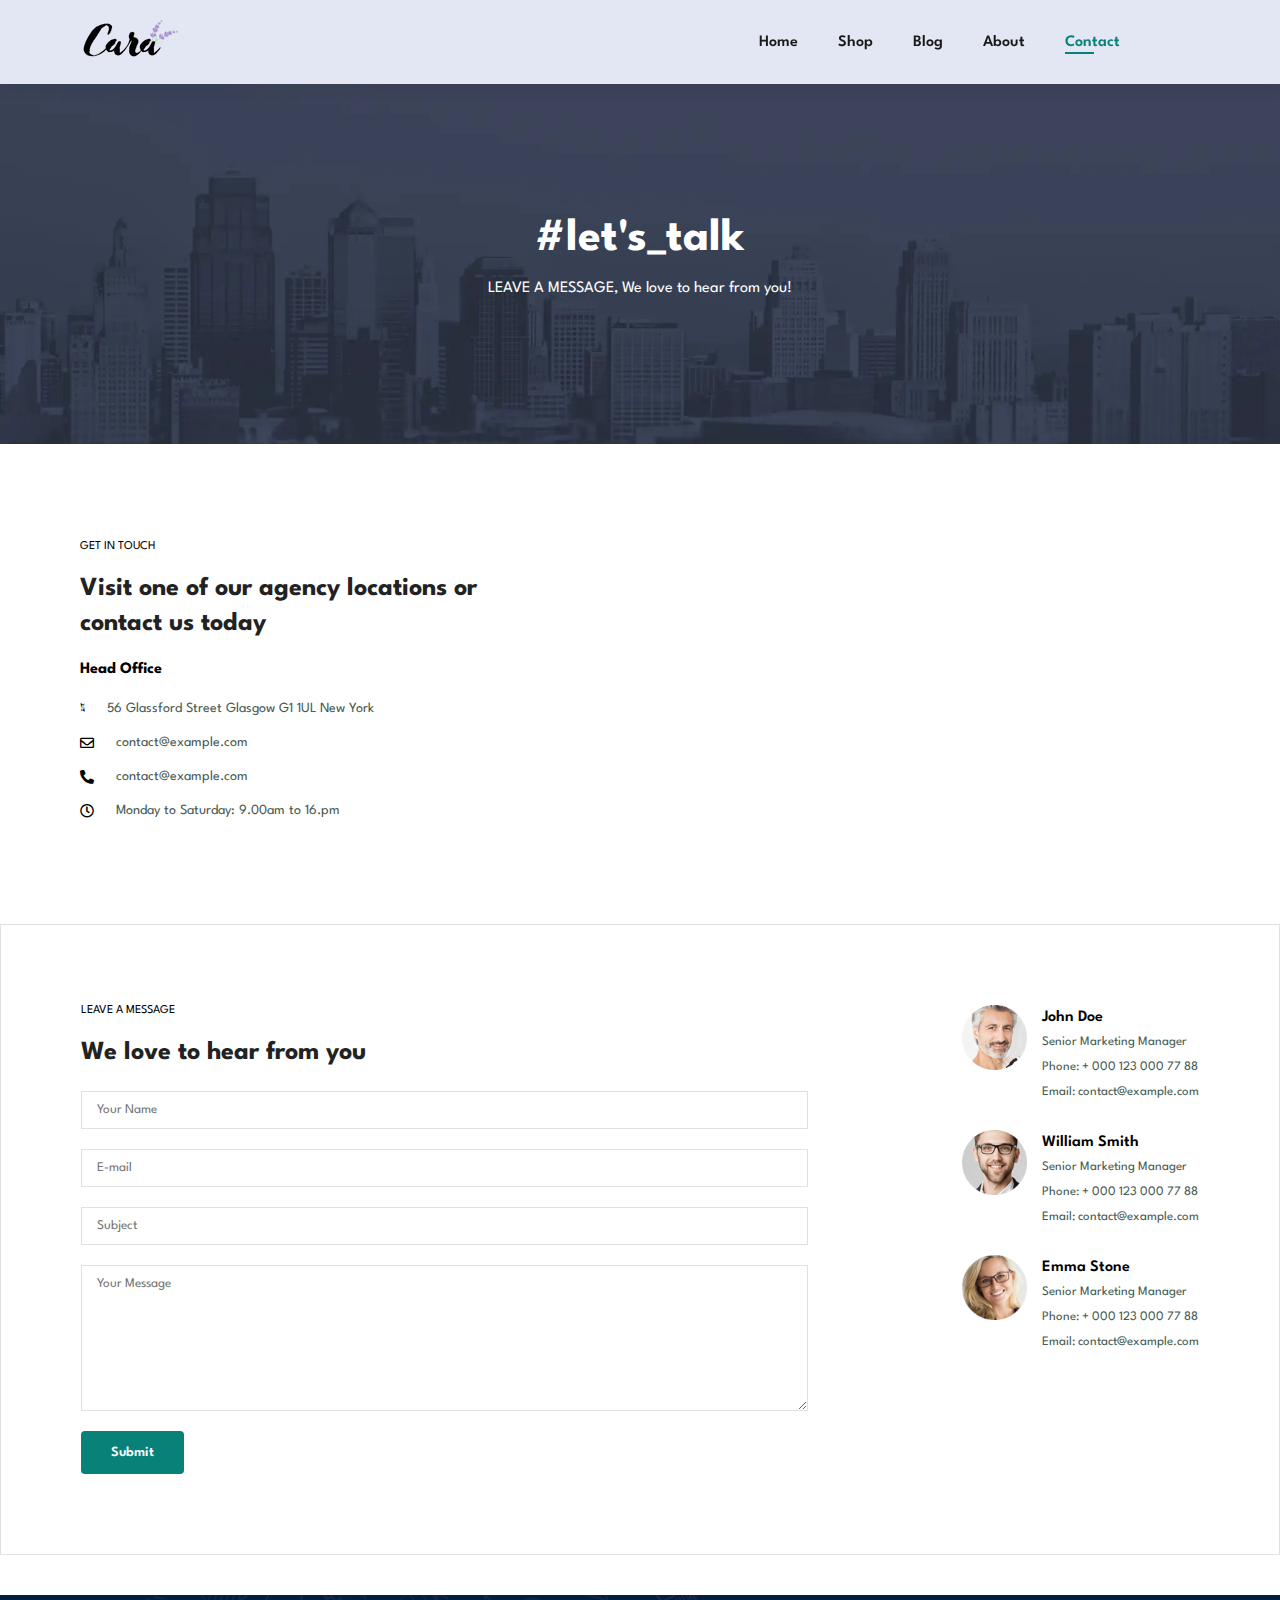
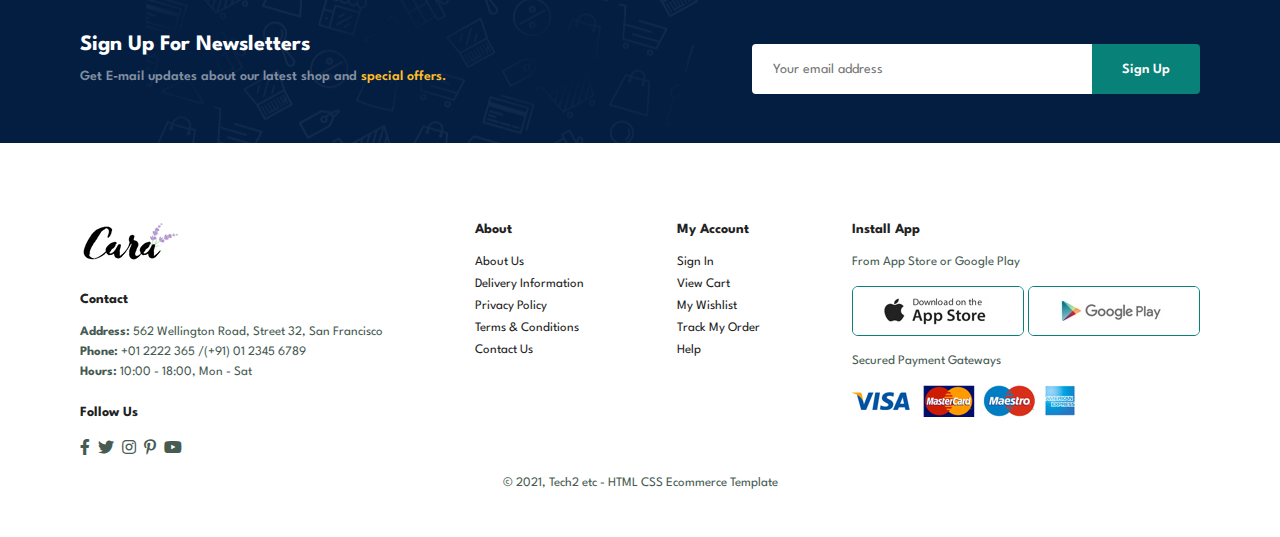
<file: contact.html>
<!DOCTYPE html>
<html lang="en">

    <head>
        <meta charset="UTF-8">
        <meta http-equiv="X-UA-Compatible" content="IE=edge">
        <meta name="viewport" content="width=device-width, initial-scale=1.0">
        <title>Document</title>

        <link rel="stylesheet" href="https://pro.fontawesome.com/releases/v5.10.0/css/all.css" />

        <link rel="stylesheet" href="style.css">
    </head>

    <body>

        <section id="header">
            <div class="header obj-width">
                <a href="index.html"><img src="img/logo.png" class="logo" alt=""></a>
                <div>
                    <ul id="navbar">
                        <li><a href="index.html">Home</a></li>
                        <li><a href="shop.html">Shop</a></li>
                        <li><a href="blog.html">Blog</a></li>
                        <li><a href="about.html">About</a></li>
                        <li><a class="active" href="contact.html">Contact</a></li>
                        <li id="lg-bag"><a href="cart.html"><i class="far fa-shopping-bag"></i></a></li>
                        <a id="close" href="#"><i class="far fa-times"></i></a>
                    </ul>
                </div>
                <div id="mobile">
                    <a href="cart.html"><i class="far fa-shopping-bag"></i></a>
                    <i id="bar" class="fas fa-outdent"></i>
                </div>
            </div>
        </section>

        <section id="page-header" class="about-header">

            <h2>#let's_talk</h2>
            <p>LEAVE A MESSAGE, We love to hear from you!</p>

        </section>

        <section id="contact-details" class="section-p1 obj-width">
            <div class="details">
                <span>GET IN TOUCH</span>
                <h2>Visit one of our agency locations or contact us today</h2>
                <h3>Head Office</h3>
                <div>
                    <li>
                        <i class="fal fa-map"></i>
                        <p>56 Glassford Street Glasgow G1 1UL New York</p>
                    </li>
                    <li>
                        <i class="far fa-envelope"></i>
                        <p>contact@example.com </p>
                    </li>
                    <li>
                        <i class="fas fa-phone-alt"></i>
                        <p>contact@example.com </p>
                    </li>
                    <li>
                        <i class="far fa-clock"></i>
                        <p>Monday to Saturday: 9.00am to 16.pm </p>
                    </li>
                </div>
            </div>

            <div class="map">
                <iframe
                    src="https://www.google.com/maps/embed?pb=!1m18!1m12!1m3!1d2469.8088025254456!2d-1.256555484681452!3d51.754819700404106!2m3!1f0!2f0!3f0!3m2!1i1024!2i768!4f13.1!3m3!1m2!1s0x4876c6a9ef8c485b%3A0xd2ff1883a001afed!2sUniversity%20of%20Oxford!5e0!3m2!1sen!2sbd!4v1637232208485!5m2!1sen!2sbd"
                    width="600" height="450" style="border:0;" allowfullscreen="" loading="lazy"></iframe>
            </div>
        </section>

        <section id="form-details" class="obj-width">
            <form action="">
                <span>LEAVE A MESSAGE</span>
                <h2>We love to hear from you </h2>
                <input type="text" name="" id="" placeholder="Your Name">
                <input type="text" name="" id="" placeholder="E-mail">
                <input type="text" name="" id="" placeholder="Subject">
                <textarea name="" id="" cols="30" rows="10" placeholder="Your Message"></textarea>
                <button class="normal">Submit</button>
            </form>

            <div class="people">
                <div>
                    <img src="img/people/1.png" alt="">
                    <p><span>John Doe </span> Senior Marketing Manager <br> Phone: + 000 123 000 77 88 <br> Email:
                        contact@example.com</p>
                </div>
                <div>
                    <img src="img/people/2.png" alt="">
                    <p><span>William Smith</span> Senior Marketing Manager <br> Phone: + 000 123 000 77 88 <br> Email:
                        contact@example.com</p>
                </div>
                <div>
                    <img src="img/people/3.png" alt="">
                    <p><span>Emma Stone</span> Senior Marketing Manager <br> Phone: + 000 123 000 77 88 <br> Email:
                        contact@example.com</p>
                </div>
            </div>
        </section>

        <section id="newsletter" class="section-m1 section-p1">
            <div class="newsletter obj-width">
                <div class="newstext">
                    <h4>Sign Up For Newsletters </h4>
                    <p>Get E-mail updates about our latest shop and <span>special offers.</span></p>
                </div>
                <div class="form">
                    <input type="text" name="" placeholder="Your email address" id="">
                    <button class="normal">Sign Up</button>
                </div>
            </div>
        </section>

        <footer class="section-p1 obj-width">
            <div class="col">
                <img class="logo" src="img/logo.png" alt="">
                <h4>Contact</h4>
                <p><strong>Address:</strong> 562 Wellington Road, Street 32, San Francisco</p>
                <p><strong>Phone:</strong> +01 2222 365 /(+91) 01 2345 6789</p>
                <p><strong>Hours:</strong> 10:00 - 18:00, Mon - Sat</p>
                <div class="follow">
                    <h4>Follow Us</h4>
                    <div class="icon">
                        <i class="fab fa-facebook-f"></i>
                        <i class="fab fa-twitter"></i>
                        <i class="fab fa-instagram"></i>
                        <i class="fab fa-pinterest-p"></i>
                        <i class="fab fa-youtube"></i>
                    </div>
                </div>
            </div>
            <div class="col">
                <h4>About</h4>
                <a href="#">About Us</a>
                <a href="#">Delivery Information</a>
                <a href="#">Privacy Policy</a>
                <a href="#">Terms & Conditions</a>
                <a href="#">Contact Us</a>
            </div>
            <div class="col">
                <h4>My Account</h4>
                <a href="#">Sign In</a>
                <a href="#">View Cart</a>
                <a href="#">My Wishlist</a>
                <a href="#">Track My Order</a>
                <a href="#">Help</a>
            </div>
            <div class="col install">
                <h4>Install App</h4>
                <p>From App Store or Google Play </p>
                <div class="row">
                    <img src="img/pay/app.jpg" alt="">
                    <img src="img/pay/play.jpg" alt="">
                </div>
                <p>Secured Payment Gateways </p>
                <img src="img/pay/pay.png" alt="">
            </div>

            <div class="copyright">
                <p>© 2021, Tech2 etc - HTML CSS Ecommerce Template</p>
            </div>
        </footer>


        <script src="script.js"></script>

    </body>

</html>
</file>
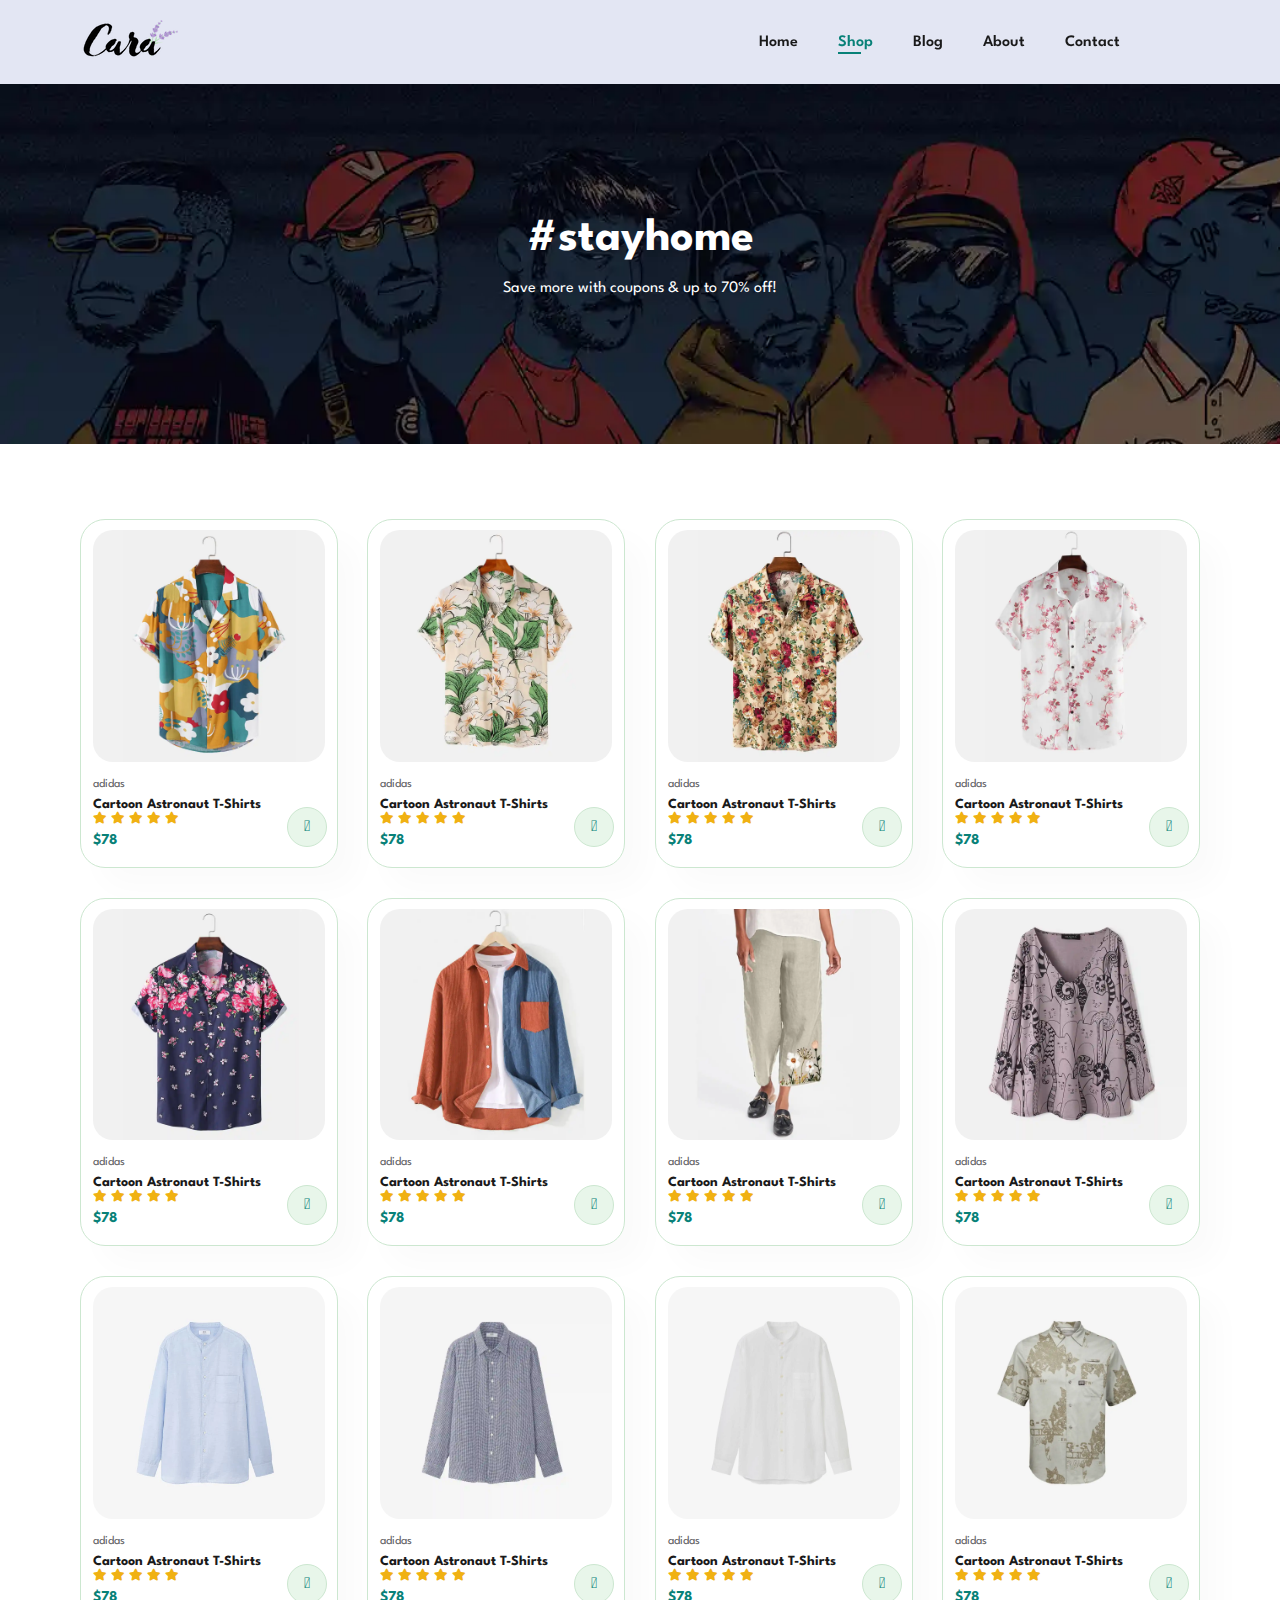
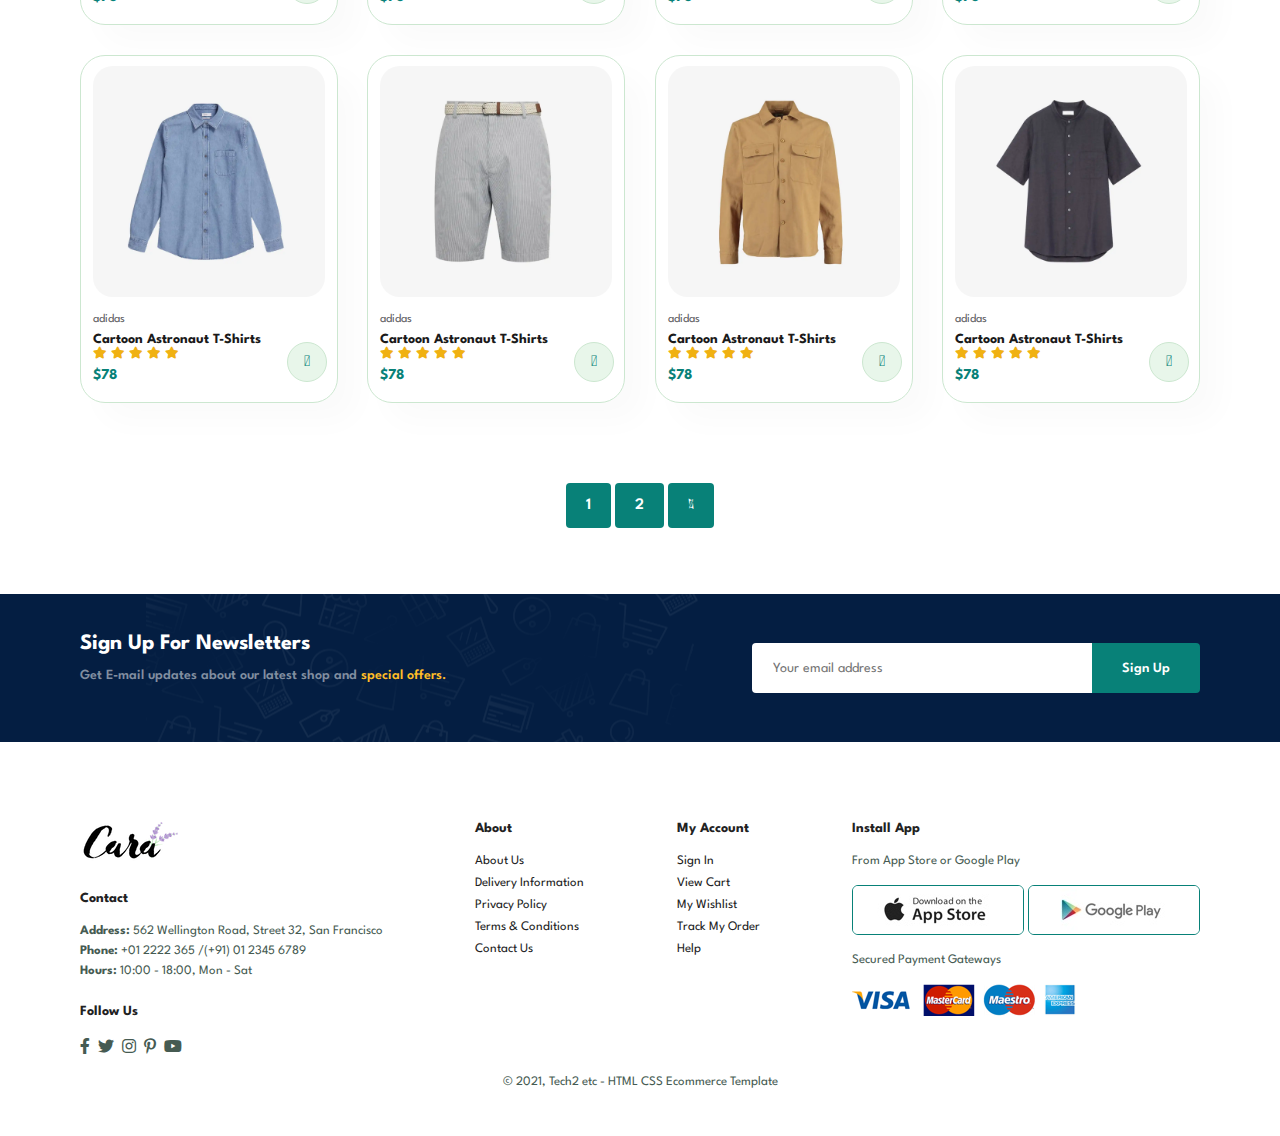
<file: shop.html>
<!DOCTYPE html>
<html lang="en">

    <head>
        <meta charset="UTF-8">
        <meta http-equiv="X-UA-Compatible" content="IE=edge">
        <meta name="viewport" content="width=device-width, initial-scale=1.0">
        <title>Tech2etc Ecommerce Tutorial</title>
        <link rel="stylesheet" href="https://pro.fontawesome.com/releases/v5.10.0/css/all.css" />

        <link rel="stylesheet" href="style.css">
    </head>

    <body>

        <section id="header">
            <div class="header obj-width">
                <a href="index.html"><img src="img/logo.png" class="logo" alt=""></a>

                <div>
                    <ul id="navbar">
                        <li><a href="index.html">Home</a></li>
                        <li><a class="active" href="shop.html">Shop</a></li>
                        <li><a href="blog.html">Blog</a></li>
                        <li><a href="about.html">About</a></li>
                        <li><a href="contact.html">Contact</a></li>
                        <li id="lg-bag"><a href="cart.html"><i class="far fa-shopping-bag"></i></a></li>
                        <a href="#" id="close"><i class="far fa-times"></i></a>
                    </ul>
                </div>
                <div id="mobile">
                    <a href="cart.html"><i class="far fa-shopping-bag"></i></a>
                    <i id="bar" class="fas fa-outdent"></i>
                </div>
            </div>
        </section>

        <section id="page-header">

            <h2>#stayhome</h2>

            <p>Save more with coupons & up to 70% off!</p>

        </section>

        <section id="product1" class="section-p1 obj-width">
            <div class="pro-container">
                <div class="pro" onclick="window.location.href='sproduct.html';">
                    <img src="img/products/f1.webp" alt="">
                    <div class="des">
                        <span>adidas</span>
                        <h5>Cartoon Astronaut T-Shirts</h5>
                        <div class="star">
                            <i class="fas fa-star"></i>
                            <i class="fas fa-star"></i>
                            <i class="fas fa-star"></i>
                            <i class="fas fa-star"></i>
                            <i class="fas fa-star"></i>
                        </div>
                        <h4>$78</h4>
                    </div>
                    <a href="#"><i class="fal fa-shopping-cart cart"></i></a>
                </div>
                <div class="pro">
                    <img src="img/products/f2.webp" alt="">
                    <div class="des">
                        <span>adidas</span>
                        <h5>Cartoon Astronaut T-Shirts</h5>
                        <div class="star">
                            <i class="fas fa-star"></i>
                            <i class="fas fa-star"></i>
                            <i class="fas fa-star"></i>
                            <i class="fas fa-star"></i>
                            <i class="fas fa-star"></i>
                        </div>
                        <h4>$78</h4>
                    </div>
                    <a href="#"><i class="fal fa-shopping-cart cart"></i></a>
                </div>
                <div class="pro">
                    <img src="img/products/f3.webp" alt="">
                    <div class="des">
                        <span>adidas</span>
                        <h5>Cartoon Astronaut T-Shirts</h5>
                        <div class="star">
                            <i class="fas fa-star"></i>
                            <i class="fas fa-star"></i>
                            <i class="fas fa-star"></i>
                            <i class="fas fa-star"></i>
                            <i class="fas fa-star"></i>
                        </div>
                        <h4>$78</h4>
                    </div>
                    <a href="#"><i class="fal fa-shopping-cart cart"></i></a>
                </div>
                <div class="pro">
                    <img src="img/products/f4.webp" alt="">
                    <div class="des">
                        <span>adidas</span>
                        <h5>Cartoon Astronaut T-Shirts</h5>
                        <div class="star">
                            <i class="fas fa-star"></i>
                            <i class="fas fa-star"></i>
                            <i class="fas fa-star"></i>
                            <i class="fas fa-star"></i>
                            <i class="fas fa-star"></i>
                        </div>
                        <h4>$78</h4>
                    </div>
                    <a href="#"><i class="fal fa-shopping-cart cart"></i></a>
                </div>
                <div class="pro">
                    <img src="img/products/f5.webp" alt="">
                    <div class="des">
                        <span>adidas</span>
                        <h5>Cartoon Astronaut T-Shirts</h5>
                        <div class="star">
                            <i class="fas fa-star"></i>
                            <i class="fas fa-star"></i>
                            <i class="fas fa-star"></i>
                            <i class="fas fa-star"></i>
                            <i class="fas fa-star"></i>
                        </div>
                        <h4>$78</h4>
                    </div>
                    <a href="#"><i class="fal fa-shopping-cart cart"></i></a>
                </div>
                <div class="pro">
                    <img src="img/products/f6.webp" alt="">
                    <div class="des">
                        <span>adidas</span>
                        <h5>Cartoon Astronaut T-Shirts</h5>
                        <div class="star">
                            <i class="fas fa-star"></i>
                            <i class="fas fa-star"></i>
                            <i class="fas fa-star"></i>
                            <i class="fas fa-star"></i>
                            <i class="fas fa-star"></i>
                        </div>
                        <h4>$78</h4>
                    </div>
                    <a href="#"><i class="fal fa-shopping-cart cart"></i></a>
                </div>
                <div class="pro">
                    <img src="img/products/f7.webp" alt="">
                    <div class="des">
                        <span>adidas</span>
                        <h5>Cartoon Astronaut T-Shirts</h5>
                        <div class="star">
                            <i class="fas fa-star"></i>
                            <i class="fas fa-star"></i>
                            <i class="fas fa-star"></i>
                            <i class="fas fa-star"></i>
                            <i class="fas fa-star"></i>
                        </div>
                        <h4>$78</h4>
                    </div>
                    <a href="#"><i class="fal fa-shopping-cart cart"></i></a>
                </div>
                <div class="pro">
                    <img src="img/products/f8.webp" alt="">
                    <div class="des">
                        <span>adidas</span>
                        <h5>Cartoon Astronaut T-Shirts</h5>
                        <div class="star">
                            <i class="fas fa-star"></i>
                            <i class="fas fa-star"></i>
                            <i class="fas fa-star"></i>
                            <i class="fas fa-star"></i>
                            <i class="fas fa-star"></i>
                        </div>
                        <h4>$78</h4>
                    </div>
                    <a href="#"><i class="fal fa-shopping-cart cart"></i></a>
                </div>

                <div class="pro">
                    <img src="img/products/n1.webp" alt="">
                    <div class="des">
                        <span>adidas</span>
                        <h5>Cartoon Astronaut T-Shirts</h5>
                        <div class="star">
                            <i class="fas fa-star"></i>
                            <i class="fas fa-star"></i>
                            <i class="fas fa-star"></i>
                            <i class="fas fa-star"></i>
                            <i class="fas fa-star"></i>
                        </div>
                        <h4>$78</h4>
                    </div>
                    <a href="#"><i class="fal fa-shopping-cart cart"></i></a>
                </div>
                <div class="pro">
                    <img src="img/products/n2.webp" alt="">
                    <div class="des">
                        <span>adidas</span>
                        <h5>Cartoon Astronaut T-Shirts</h5>
                        <div class="star">
                            <i class="fas fa-star"></i>
                            <i class="fas fa-star"></i>
                            <i class="fas fa-star"></i>
                            <i class="fas fa-star"></i>
                            <i class="fas fa-star"></i>
                        </div>
                        <h4>$78</h4>
                    </div>
                    <a href="#"><i class="fal fa-shopping-cart cart"></i></a>
                </div>
                <div class="pro">
                    <img src="img/products/n3.webp" alt="">
                    <div class="des">
                        <span>adidas</span>
                        <h5>Cartoon Astronaut T-Shirts</h5>
                        <div class="star">
                            <i class="fas fa-star"></i>
                            <i class="fas fa-star"></i>
                            <i class="fas fa-star"></i>
                            <i class="fas fa-star"></i>
                            <i class="fas fa-star"></i>
                        </div>
                        <h4>$78</h4>
                    </div>
                    <a href="#"><i class="fal fa-shopping-cart cart"></i></a>
                </div>
                <div class="pro">
                    <img src="img/products/n4.webp" alt="">
                    <div class="des">
                        <span>adidas</span>
                        <h5>Cartoon Astronaut T-Shirts</h5>
                        <div class="star">
                            <i class="fas fa-star"></i>
                            <i class="fas fa-star"></i>
                            <i class="fas fa-star"></i>
                            <i class="fas fa-star"></i>
                            <i class="fas fa-star"></i>
                        </div>
                        <h4>$78</h4>
                    </div>
                    <a href="#"><i class="fal fa-shopping-cart cart"></i></a>
                </div>
                <div class="pro">
                    <img src="img/products/n5.webp" alt="">
                    <div class="des">
                        <span>adidas</span>
                        <h5>Cartoon Astronaut T-Shirts</h5>
                        <div class="star">
                            <i class="fas fa-star"></i>
                            <i class="fas fa-star"></i>
                            <i class="fas fa-star"></i>
                            <i class="fas fa-star"></i>
                            <i class="fas fa-star"></i>
                        </div>
                        <h4>$78</h4>
                    </div>
                    <a href="#"><i class="fal fa-shopping-cart cart"></i></a>
                </div>
                <div class="pro">
                    <img src="img/products/n6.webp" alt="">
                    <div class="des">
                        <span>adidas</span>
                        <h5>Cartoon Astronaut T-Shirts</h5>
                        <div class="star">
                            <i class="fas fa-star"></i>
                            <i class="fas fa-star"></i>
                            <i class="fas fa-star"></i>
                            <i class="fas fa-star"></i>
                            <i class="fas fa-star"></i>
                        </div>
                        <h4>$78</h4>
                    </div>
                    <a href="#"><i class="fal fa-shopping-cart cart"></i></a>
                </div>
                <div class="pro">
                    <img src="img/products/n7.webp" alt="">
                    <div class="des">
                        <span>adidas</span>
                        <h5>Cartoon Astronaut T-Shirts</h5>
                        <div class="star">
                            <i class="fas fa-star"></i>
                            <i class="fas fa-star"></i>
                            <i class="fas fa-star"></i>
                            <i class="fas fa-star"></i>
                            <i class="fas fa-star"></i>
                        </div>
                        <h4>$78</h4>
                    </div>
                    <a href="#"><i class="fal fa-shopping-cart cart"></i></a>
                </div>
                <div class="pro">
                    <img src="img/products/n8.webp" alt="">
                    <div class="des">
                        <span>adidas</span>
                        <h5>Cartoon Astronaut T-Shirts</h5>
                        <div class="star">
                            <i class="fas fa-star"></i>
                            <i class="fas fa-star"></i>
                            <i class="fas fa-star"></i>
                            <i class="fas fa-star"></i>
                            <i class="fas fa-star"></i>
                        </div>
                        <h4>$78</h4>
                    </div>
                    <a href="#"><i class="fal fa-shopping-cart cart"></i></a>
                </div>
            </div>
        </section>

        <section id="pagination" class="section-p1">
            <a href="#">1</a>
            <a href="#">2</a>
            <a href="#"><i class="fal fa-long-arrow-alt-right"></i></a>
        </section>

        <section id="newsletter" class="section-p1 section-m1">
            <div class="newsletter obj-width">
                <div class="newstext">
                    <h4>Sign Up For Newsletters</h4>
                    <p>Get E-mail updates about our latest shop and <span>special offers.</span> </p>
                </div>
                <div class="form">
                    <input type="text" placeholder="Your email address">
                    <button class="normal">Sign Up</button>
                </div>
            </div>
        </section>

        <footer class="section-p1 obj-width">
            <div class="col">
                <img class="logo" src="img/logo.png" alt="">
                <h4>Contact</h4>
                <p><strong>Address: </strong> 562 Wellington Road, Street 32, San Francisco</p>
                <p><strong>Phone:</strong> +01 2222 365 /(+91) 01 2345 6789</p>
                <p><strong>Hours:</strong> 10:00 - 18:00, Mon - Sat</p>
                <div class="follow">
                    <h4>Follow Us</h4>
                    <div class="icon">
                        <i class="fab fa-facebook-f"></i>
                        <i class="fab fa-twitter"></i>
                        <i class="fab fa-instagram"></i>
                        <i class="fab fa-pinterest-p"></i>
                        <i class="fab fa-youtube"></i>
                    </div>
                </div>
            </div>

            <div class="col">
                <h4>About</h4>
                <a href="#">About Us</a>
                <a href="#">Delivery Information</a>
                <a href="#">Privacy Policy</a>
                <a href="#">Terms & Conditions</a>
                <a href="#">Contact Us</a>
            </div>

            <div class="col">
                <h4>My Account</h4>
                <a href="#">Sign In</a>
                <a href="#">View Cart</a>
                <a href="#">My Wishlist</a>
                <a href="#">Track My Order</a>
                <a href="#">Help</a>
            </div>

            <div class="col install">
                <h4>Install App</h4>
                <p>From App Store or Google Play</p>
                <div class="row">
                    <img src="img/pay/app.jpg" alt="">
                    <img src="img/pay/play.jpg" alt="">
                </div>
                <p>Secured Payment Gateways </p>
                <img src="img/pay/pay.png" alt="">
            </div>

            <div class="copyright">
                <p>© 2021, Tech2 etc - HTML CSS Ecommerce Template</p>
            </div>
        </footer>


        <script src="script.js"></script>
    </body>

</html>
</file>
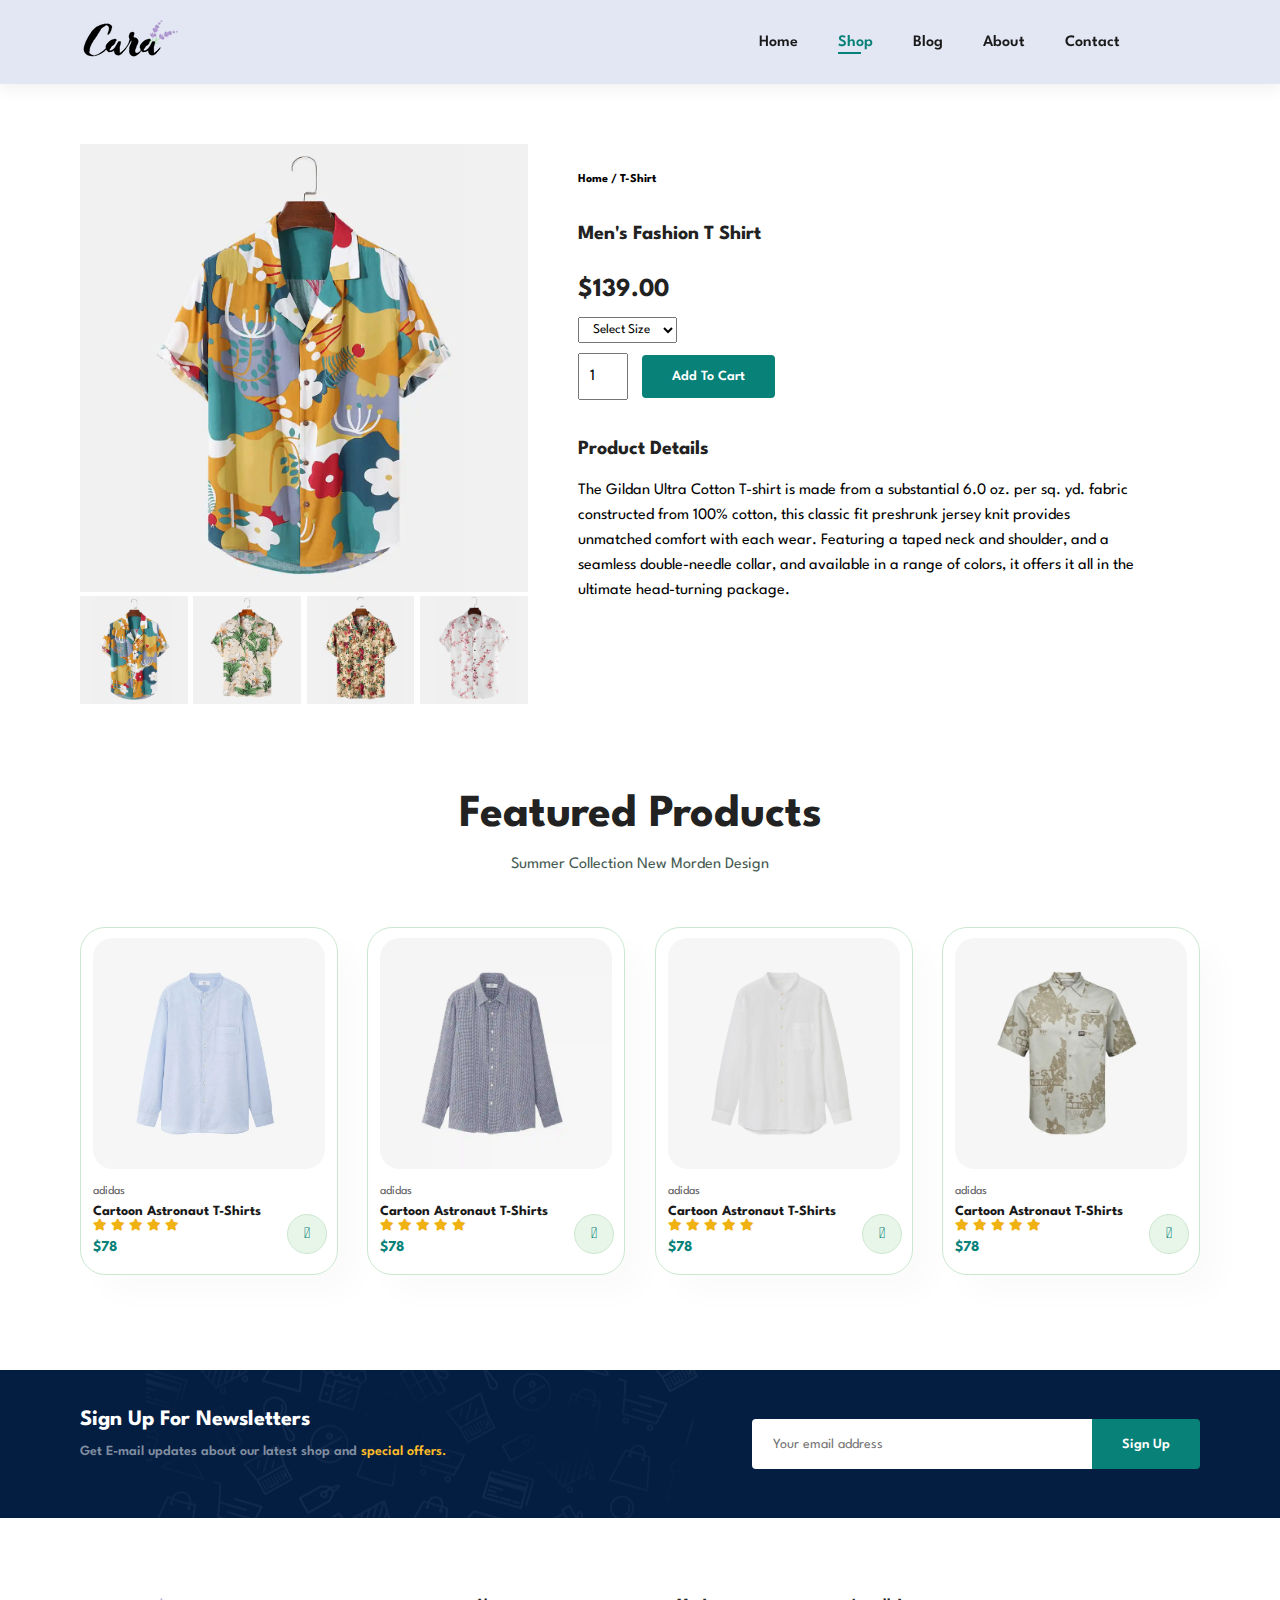
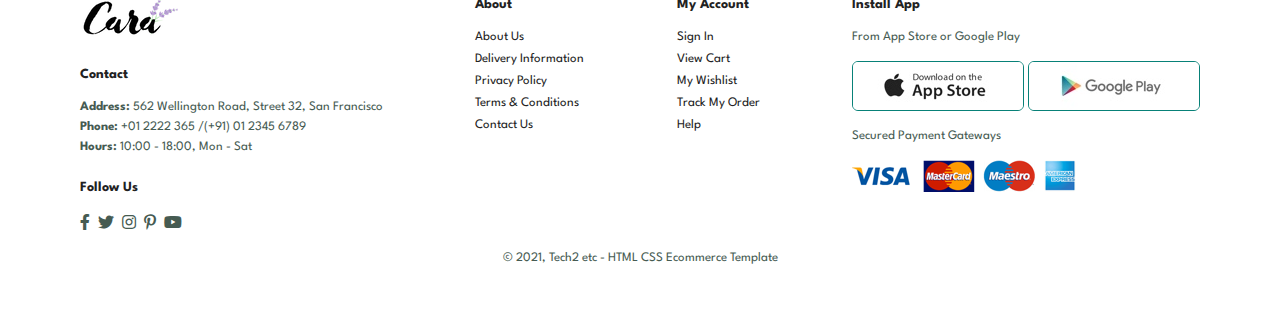
<file: sproduct.html>
<!DOCTYPE html>
<html lang="en">

    <head>
        <meta charset="UTF-8">
        <meta http-equiv="X-UA-Compatible" content="IE=edge">
        <meta name="viewport" content="width=device-width, initial-scale=1.0">
        <title>Tech2etc Ecommerce Tutorial</title>
        <link rel="stylesheet" href="https://pro.fontawesome.com/releases/v5.10.0/css/all.css" />

        <link rel="stylesheet" href="style.css">
    </head>

    <body>

        <section id="header">
            <div class="header obj-width">
                <a href="index.html"><img src="img/logo.png" class="logo" alt=""></a>

                <div>
                    <ul id="navbar">
                        <li><a href="index.html">Home</a></li>
                        <li><a class="active" href="shop.html">Shop</a></li>
                        <li><a href="blog.html">Blog</a></li>
                        <li><a href="about.html">About</a></li>
                        <li><a href="contact.html">Contact</a></li>
                        <li id="lg-bag"><a href="cart.html"><i class="far fa-shopping-bag"></i></a></li>
                        <a href="#" id="close"><i class="far fa-times"></i></a>
                    </ul>
                </div>
                <div id="mobile">
                    <a href="cart.html"><i class="far fa-shopping-bag"></i></a>
                    <i id="bar" class="fas fa-outdent"></i>
                </div>
            </div>
        </section>

        <section id="prodetails" class="section-p1 obj-width">
            <div class="single-pro-image">
                <img src="img/products/f1.webp" width="100%" id="MainImg" alt="">

                <div class="small-img-group">
                    <div class="small-img-col">
                        <img src="img/products/f1.webp" width="100%" class="small-img" alt="">
                    </div>
                    <div class="small-img-col">
                        <img src="img/products/f2.webp" width="100%" class="small-img" alt="">
                    </div>
                    <div class="small-img-col">
                        <img src="img/products/f3.webp" width="100%" class="small-img" alt="">
                    </div>
                    <div class="small-img-col">
                        <img src="img/products/f4.webp" width="100%" class="small-img" alt="">
                    </div>
                </div>
            </div>

            <div class="single-pro-details">
                <h6>Home / T-Shirt</h6>
                <h4>Men's Fashion T Shirt</h4>
                <h2>$139.00</h2>
                <select>
                    <option>Select Size</option>
                    <option>XL</option>
                    <option>XXL</option>
                    <option>Small</option>
                    <option>Large</option>
                </select>
                <input type="number" value="1">
                <button class="normal">Add To Cart</button>
                <h4>Product Details</h4>
                <span>The Gildan Ultra Cotton T-shirt is made from a substantial 6.0 oz. per sq. yd. fabric constructed
                    from 100% cotton, this classic fit preshrunk jersey knit provides unmatched comfort with each wear.
                    Featuring a taped neck and shoulder, and a seamless double-needle collar, and available in a range
                    of colors, it offers it all in the ultimate head-turning package.</span>
            </div>
        </section>

        <section id="product1" class="section-p1 obj-width">
            <h2>Featured Products </h2>
            <p>Summer Collection New Morden Design</p>
            <div class="pro-container">
                <div class="pro">
                    <img src="img/products/n1.webp" alt="">
                    <div class="des">
                        <span>adidas</span>
                        <h5>Cartoon Astronaut T-Shirts</h5>
                        <div class="star">
                            <i class="fas fa-star"></i>
                            <i class="fas fa-star"></i>
                            <i class="fas fa-star"></i>
                            <i class="fas fa-star"></i>
                            <i class="fas fa-star"></i>
                        </div>
                        <h4>$78</h4>
                    </div>
                    <a href="#"><i class="fal fa-shopping-cart cart"></i></a>
                </div>
                <div class="pro">
                    <img src="img/products/n2.webp" alt="">
                    <div class="des">
                        <span>adidas</span>
                        <h5>Cartoon Astronaut T-Shirts</h5>
                        <div class="star">
                            <i class="fas fa-star"></i>
                            <i class="fas fa-star"></i>
                            <i class="fas fa-star"></i>
                            <i class="fas fa-star"></i>
                            <i class="fas fa-star"></i>
                        </div>
                        <h4>$78</h4>
                    </div>
                    <a href="#"><i class="fal fa-shopping-cart cart"></i></a>
                </div>
                <div class="pro">
                    <img src="img/products/n3.webp" alt="">
                    <div class="des">
                        <span>adidas</span>
                        <h5>Cartoon Astronaut T-Shirts</h5>
                        <div class="star">
                            <i class="fas fa-star"></i>
                            <i class="fas fa-star"></i>
                            <i class="fas fa-star"></i>
                            <i class="fas fa-star"></i>
                            <i class="fas fa-star"></i>
                        </div>
                        <h4>$78</h4>
                    </div>
                    <a href="#"><i class="fal fa-shopping-cart cart"></i></a>
                </div>
                <div class="pro">
                    <img src="img/products/n4.webp" alt="">
                    <div class="des">
                        <span>adidas</span>
                        <h5>Cartoon Astronaut T-Shirts</h5>
                        <div class="star">
                            <i class="fas fa-star"></i>
                            <i class="fas fa-star"></i>
                            <i class="fas fa-star"></i>
                            <i class="fas fa-star"></i>
                            <i class="fas fa-star"></i>
                        </div>
                        <h4>$78</h4>
                    </div>
                    <a href="#"><i class="fal fa-shopping-cart cart"></i></a>
                </div>

            </div>
        </section>

        <section id="newsletter" class="section-p1 section-m1">
            <div class="newsletter obj-width">
                <div class="newstext">
                    <h4>Sign Up For Newsletters</h4>
                    <p>Get E-mail updates about our latest shop and <span>special offers.</span> </p>
                </div>
                <div class="form">
                    <input type="text" placeholder="Your email address">
                    <button class="normal">Sign Up</button>
                </div>
            </div>
        </section>

        <footer class="section-p1 obj-width">
            <div class="col">
                <img class="logo" src="img/logo.png" alt="">
                <h4>Contact</h4>
                <p><strong>Address: </strong> 562 Wellington Road, Street 32, San Francisco</p>
                <p><strong>Phone:</strong> +01 2222 365 /(+91) 01 2345 6789</p>
                <p><strong>Hours:</strong> 10:00 - 18:00, Mon - Sat</p>
                <div class="follow">
                    <h4>Follow Us</h4>
                    <div class="icon">
                        <i class="fab fa-facebook-f"></i>
                        <i class="fab fa-twitter"></i>
                        <i class="fab fa-instagram"></i>
                        <i class="fab fa-pinterest-p"></i>
                        <i class="fab fa-youtube"></i>
                    </div>
                </div>
            </div>

            <div class="col">
                <h4>About</h4>
                <a href="#">About Us</a>
                <a href="#">Delivery Information</a>
                <a href="#">Privacy Policy</a>
                <a href="#">Terms & Conditions</a>
                <a href="#">Contact Us</a>
            </div>

            <div class="col">
                <h4>My Account</h4>
                <a href="#">Sign In</a>
                <a href="#">View Cart</a>
                <a href="#">My Wishlist</a>
                <a href="#">Track My Order</a>
                <a href="#">Help</a>
            </div>

            <div class="col install">
                <h4>Install App</h4>
                <p>From App Store or Google Play</p>
                <div class="row">
                    <img src="img/pay/app.jpg" alt="">
                    <img src="img/pay/play.jpg" alt="">
                </div>
                <p>Secured Payment Gateways </p>
                <img src="img/pay/pay.png" alt="">
            </div>

            <div class="copyright">
                <p>© 2021, Tech2 etc - HTML CSS Ecommerce Template</p>
            </div>
        </footer>

        <script>
            var MainImg = document.getElementById("MainImg");
            var smallimg = document.getElementsByClassName("small-img");

            smallimg[0].onclick = function () {
                MainImg.src = smallimg[0].src;
            }
            smallimg[1].onclick = function () {
                MainImg.src = smallimg[1].src;
            }
            smallimg[2].onclick = function () {
                MainImg.src = smallimg[2].src;
            }
            smallimg[3].onclick = function () {
                MainImg.src = smallimg[3].src;
            }
        </script>


        <script src="script.js"></script>
    </body>

</html>
</file>
<file: style.css>
@import url("https://fonts.googleapis.com/css2?family=Spartan:wght@100;200;300;400;500;600;700;800;900&display=swap");
* {
  margin: 0;
  padding: 0;
  box-sizing: border-box;
  font-family: "Spartan", sans-serif;
}

html {
  scroll-behavior: smooth;
}

h1 {
  font-size: 50px;
  line-height: 64px;
  color: #222;
}

h2 {
  font-size: 46px;
  line-height: 54px;
  color: #222;
}

h4 {
  font-size: 20px;
  color: #222;
}

h6 {
  font-weight: 700;
  font-size: 12px;
}

p {
  font-size: 16px;
  color: #465b52;
  margin: 15px 0 20px 0;
}

button.normal {
  font-size: 14px;
  font-weight: 600;
  padding: 15px 30px;
  color: #000;
  background-color: #fff;
  border-radius: 4px;
  cursor: pointer;
  border: none;
  outline: none;
  transition: 0.2s;
}

button.white {
  background: transparent;
  padding: 11px 18px;
  font-size: 13px;
  font-weight: 600;
  color: #fff;
  outline: none;
  border: 1px solid #fff;
  cursor: pointer;
  transition: 0.2 ease;
}

.section-p1 {
  padding: 40px 80px;
}

.section-m1 {
  margin: 40px 0;
}

.obj-width {
  max-width: 1280px;
  margin: auto;
}

body {
  width: 100%;
}

#header {
  background: #e3e6f3;
  position: sticky;
  top: 0;
  left: 0;
  z-index: 999;
  box-shadow: 0 5px 15px rgba(0, 0, 0, 0.06);
}

.header {
  display: flex;
  align-items: center;
  justify-content: space-between;
  padding: 20px 80px;
}

#navbar {
  display: flex;
  align-items: center;
  justify-content: center;
}

#navbar li {
  list-style: none;
  padding: 0 20px;
  position: relative;
}

#navbar li a {
  text-decoration: none;
  font-size: 16px;
  font-weight: 600;
  color: #1a1a1a;
  transition: 0.3s ease;
}

#navbar li a:hover,
#navbar li a.active {
  color: #088178;
}

#navbar li a.active::after,
#navbar li a:hover::after {
  content: "";
  width: 30%;
  height: 2px;
  background: #088178;
  position: absolute;
  bottom: -4px;
  left: 20px;
}

#navbar li a i {
  font-weight: 500;
  font-size: 20px;
}

#mobile {
  display: none;
  align-items: center;
}

#close {
  display: none;
}

#hero {
  background-image: url("img/hero.webp");
  width: 100%;
  height: 90vh;
  background-size: cover;
  background-position: top 25% right 0;
}

.hero {
  height: 100%;
  display: flex;
  flex-direction: column;
  align-items: flex-start;
  justify-content: center;
  padding: 0 80px;
}

#hero h4 {
  padding-bottom: 15px;
}

#hero h1 {
  color: #088178;
}

#hero button {
  background-image: url("img/button.png");
  background-color: transparent;
  color: #088178;
  border: 0;
  padding: 14px 80px 14px 65px;
  background-repeat: no-repeat;
  cursor: pointer;
  font-weight: 700;
  font-size: 15px;
}

#feature {
  display: flex;
  align-items: center;
  justify-content: space-between;
  flex-wrap: wrap;
}

#feature .fe-box {
  width: 160px;
  text-align: center;
  padding: 25px 15px;
  border-radius: 4px;
  border: 1px solid #cce7d0;
  box-shadow: 20px 20px 34px rgba(0, 0, 0, 0.03);
  transition: 0.3s ease;
  margin: 15px 0;
}

#feature .fe-box:hover {
  box-shadow: 10px 10px 54px rgba(70, 62, 221, 0.1);
}

#feature .fe-box img {
  width: 100%;
  margin-bottom: 10px;
}

#feature .fe-box h6 {
  display: inline-block;
  padding: 9px 8px 6px 8px;
  line-height: 1;
  border-radius: 4px;
  color: #088178;
  background-color: #fddde4;
}

#feature .fe-box:nth-child(2) h6 {
  background-color: #cdebbc;
}

#feature .fe-box:nth-child(3) h6 {
  background-color: #d1e8f2;
}

#feature .fe-box:nth-child(4) h6 {
  background-color: #cdd4f8;
}

#feature .fe-box:nth-child(5) h6 {
  background-color: #f6dbf6;
}

#feature .fe-box:nth-child(6) h6 {
  background-color: #fff2e5;
}

#product1 {
  text-align: center;
}

#product1 .pro-container {
  display: flex;
  flex-wrap: wrap;
  justify-content: space-between;
  padding-top: 20px;
}

#product1 .pro {
  width: 23%;
  min-width: 250px;
  padding: 10px 12px;
  border: 1px solid #cce7d0;
  border-radius: 25px;
  transition: 0.2s;
  position: relative;
  cursor: pointer;
  box-shadow: 20px 20px 30px rgba(0, 0, 0, 0.02);
  margin: 15px 0;
}

#product1 .pro:hover {
  box-shadow: 20px 20px 30px rgba(0, 0, 0, 0.06);
}

#product1 .pro img {
  width: 100%;
  border-radius: 20px;
}

#product1 .pro .des {
  text-align: start;
  padding: 10px 0;
}

#product1 .pro .des span {
  color: #606063;
  font-size: 12px;
}

#product1 .pro .des h5 {
  padding-top: 7px;
  color: #1a1a1a;
  font-size: 14px;
  transition: 0.2s;
}

#product1 .pro:hover .des h5 {
  color: #088178;
}

#product1 .pro .des i {
  color: rgb(240, 177, 18);
  font-size: 12px;
}

#product1 .pro .des h4 {
  padding-top: 7px;
  font-size: 15px;
  font-weight: 700;
  color: #088178;
}

#product1 .pro .cart {
  width: 40px;
  height: 40px;
  line-height: 40px;
  border-radius: 50px;
  background-color: #e8f6ea;
  font-weight: 500;
  color: #088178;
  border: 1px solid #cce7d0;
  transition: 0.2s;
  position: absolute;
  bottom: 20px;
  right: 10px;
}

#product1 .pro .cart:hover {
  color: #fff;
  background: #088178;
  font-weight: 400;
}

#banner {
  background-image: url("img/banner/b2.webp");
  width: 100%;
  height: 40vh;
  background-size: cover;
  background-position: center;
  display: flex;
  flex-direction: column;
  align-items: center;
  justify-content: center;
  text-align: center;
}

#banner h4 {
  color: #fff;
  font-size: 16px;
}

#banner h2 {
  color: #fff;
  font-size: 30px;
  padding: 10px 0;
}

#banner h2 span {
  color: #ef3636;
}

#banner button:hover {
  background: #088178;
  color: #fff;
}

#sm-banner {
  display: flex;
  justify-content: space-between;
  flex-wrap: wrap;
}

#sm-banner .banner-box {
  background-image: url("img/banner/b17.webp");
  min-width: 49%;
  height: 50vh;
  background-size: cover;
  background-position: center;
  display: flex;
  flex-direction: column;
  justify-content: center;
  align-items: flex-start;
  padding: 30px;
}

#sm-banner .banner-box2 {
  background-image: url("img/banner/b10.webp");
}

#sm-banner h4 {
  color: #fff;
  font-size: 20px;
  font-weight: 300;
}

#sm-banner h2 {
  color: #fff;
  font-size: 28px;
  font-weight: 800;
}

#sm-banner span {
  color: #fff;
  font-size: 14px;
  font-weight: 500;
  padding-bottom: 15px;
}

#sm-banner .banner-box:hover button,
#sm-banner .banner-box2:hover button {
  background: #088178;
  border: 1px solid #088178;
  transition: 0.2s ease;
}

#banner3 {
  display: flex;
  justify-content: space-between;
  flex-wrap: wrap;
  padding: 0 80px;
}

#banner3 .banner-box {
  background-image: url("img/banner/b7.webp");
  min-width: 30%;
  height: 30vh;
  background-size: cover;
  background-position: center;
  display: flex;
  flex-direction: column;
  justify-content: center;
  align-items: flex-start;
  padding: 20px;
  margin-bottom: 20px;
}

#banner3 .banner-box2 {
  background-image: url("img/banner/b4.webp");
}

#banner3 .banner-box3 {
  background-image: url("img/banner/b18.webp");
}

#banner3 h2 {
  color: #fff;
  font-weight: 900;
  font-size: 22px;
}

#banner3 h3 {
  font-size: 15px;
  font-weight: 800;
  color: #ec544e;
}

#newsletter {
  background-image: url("img/banner/b14.png");
  background-repeat: no-repeat;
  background-position: 20% 30%;
  background-color: #041e42;
}
.newsletter {
  display: flex;
  align-items: center;
  justify-content: space-between;
  flex-wrap: wrap;
}

#newsletter h4 {
  font-size: 22px;
  font-weight: 700;
  color: #fff;
}

#newsletter p {
  font-size: 14px;
  font-weight: 600;
  color: #818ea0;
}

#newsletter p span {
  color: #ffbd27;
}

#newsletter input {
  height: 3.125rem;
  padding: 0 1.25rem;
  font-size: 14px;
  width: 100%;
  border: 1px solid transparent;
  border-radius: 4px;
  border-top-right-radius: 0px;
  border-bottom-right-radius: 0px;
  outline: none;
}

#newsletter .form {
  display: flex;
  width: 40%;
}

#newsletter button {
  background-color: #088178;
  color: #fff;
  white-space: nowrap;
  border-top-left-radius: 0px;
  border-bottom-left-radius: 0px;
}

footer {
  display: flex;
  flex-wrap: wrap;
  justify-content: space-between;
}

footer .logo {
  margin-bottom: 30px;
}

footer .follow {
  margin-top: 20px;
}

footer .follow i {
  color: #465b52;
  padding-right: 4px;
  cursor: pointer;
}

footer h4 {
  font-size: 14px;
  padding-bottom: 20px;
}

footer p {
  font-size: 13px;
  margin: 0 0 8px 0;
}

footer .col {
  display: flex;
  flex-direction: column;
  align-items: flex-start;
  margin-bottom: 20px;
}

footer a {
  font-size: 13px;
  text-decoration: none;
  margin-bottom: 10px;
  color: #222;
}

footer .install .row img {
  border: 1px solid #088178;
  border-radius: 6px;
}

footer .install img {
  margin: 10px 0 15px 0;
}

footer .copyright {
  width: 100%;
  text-align: center;
}

footer .follow i:hover,
footer a:hover {
  color: #088178;
}

/* Shop Page */

#page-header {
  height: 40vh;
  display: flex;
  flex-direction: column;
  justify-content: center;
  text-align: center;
  background-image: url("img/banner/b1.webp");
  background-size: cover;
  padding: 14px;
}

#page-header h2,
#page-header p {
  color: #fff;
}

#pagination {
  text-align: center;
}

#pagination a {
  text-decoration: none;
  background: #088178;
  padding: 15px 20px;
  border-radius: 4px;
  color: #fff;
  font-weight: 600;
}

#pagination a i {
  font-size: 16px;
  font-weight: 600;
}

/* Single Product */

#prodetails {
  display: flex;
  margin-top: 20px;
}

#prodetails .single-pro-image {
  width: 40%;
  margin-right: 50px;
}

.small-img-group {
  display: flex;
  justify-content: space-between;
}

.small-img-col {
  flex-basis: 24%;
  cursor: pointer;
}

#prodetails .single-pro-details {
  width: 50%;
  padding-top: 30px;
}

#prodetails .single-pro-details h4 {
  padding: 40px 0 20px 0;
}

#prodetails .single-pro-details h2 {
  font-size: 26px;
}

#prodetails .single-pro-details select {
  display: block;
  padding: 5px 10px;
  margin-bottom: 10px;
}

#prodetails .single-pro-details input {
  width: 50px;
  height: 47px;
  padding-left: 10px;
  font-size: 16px;
  margin-right: 10px;
}

#prodetails .single-pro-details input:focus {
  outline: none;
}

#prodetails .single-pro-details button {
  background: #088178;
  color: #fff;
}

#prodetails .single-pro-details span {
  line-height: 25px;
}

/* Blog Page */

#blog {
  padding: 150px 150px 0 150px;
}

#page-header.blog-header {
  background-image: url("img/banner/b19.webp");
}

#blog .blog-box {
  width: 100%;
  display: flex;
  flex-direction: row;
  align-items: center;
  position: relative;
  padding-bottom: 90px;
}

#blog .blog-img {
  width: 50%;
  margin-right: 40px;
}

#blog img {
  width: 100%;
  height: 300px;
  object-fit: cover;
}

#blog .blog-details {
  width: 50%;
}

#blog .blog-details a {
  text-decoration: none;
  font-size: 11px;
  color: #000;
  font-weight: 700;
  position: relative;
  transition: 0.3s;
}

#blog .blog-details a::after {
  content: "";
  width: 50px;
  height: 1px;
  background-color: #000;
  top: 4px;
  right: -60px;
  position: absolute;
}

#blog .blog-details a:hover {
  color: #088178;
}

#blog .blog-details a:hover::after {
  background-color: #088178;
}

#blog .blog-box h1 {
  position: absolute;
  font-weight: 700;
  font-size: 70px;
  color: #c9cbce;
  top: -40px;
  left: 0;
  z-index: -9;
}

/* About Page */

#page-header.about-header {
  background-image: url("img/about/banner.webp");
}

#about-head {
  display: flex;
  align-items: center;
}

#about-head img {
  width: 50%;
  height: auto;
}

#about-head div {
  padding-left: 40px;
}

#about-app {
  display: flex;
  flex-direction: column;
  justify-content: center;
  text-align: center;
  align-items: center;
}

#about-app .video {
  width: 70%;
  height: 100%;
  margin-top: 30px;
}

#about-app .video video {
  width: 100%;
  height: 100%;
  border-radius: 20px;
}

/* Contact Page */

#contact-details {
  display: flex;
  align-items: center;
  justify-content: space-between;
}

#contact-details .details {
  width: 40%;
  display: flex;
  flex-direction: column;
  align-items: flex-start;
}

#contact-details .details span,
#form-details span {
  font-size: 12px;
}

#contact-details .details h2,
#form-details h2 {
  font-size: 26px;
  line-height: 35px;
  padding: 20px 0;
}

#contact-details .details h3 {
  font-size: 16px;
  padding-bottom: 15px;
}

#contact-details .details li {
  list-style: none;
  display: flex;
  padding: 10px 0;
}

#contact-details .details li i {
  font-size: 14px;
  padding-right: 22px;
}

#contact-details .details li p {
  margin: 0;
  font-size: 14px;
}

#contact-details .map {
  width: 55%;
  height: 400px;
}

#contact-details .map iframe {
  width: 100%;
  height: 100%;
}

#form-details {
  display: flex;
  justify-content: space-between;
  padding: 80px;
  border: 1px solid #e1e1e1;
}

#form-details form {
  width: 65%;
  display: flex;
  flex-direction: column;
  align-items: flex-start;
}

#form-details form input,
#form-details form textarea {
  width: 100%;
  padding: 12px 15px;
  outline: none;
  margin-bottom: 20px;
  border: 1px solid #e1e1e1;
}

#form-details form button {
  background-color: #088178;
  color: #fff;
}

#form-details .people div {
  display: flex;
  align-items: flex-start;
  padding-bottom: 25px;
}

#form-details .people img {
  width: 65px;
  height: 65px;
  object-fit: cover;
  margin-right: 15px;
}

#form-details .people p {
  margin: 0;
  font-size: 13px;
  line-height: 25px;
}

#form-details .people p span {
  display: block;
  font-size: 16px;
  font-weight: 600;
  color: #000;
}

/* Cart Page */

#cart {
  overflow-x: auto;
}

#cart table {
  width: 100%;
  border-collapse: collapse;
  table-layout: fixed;
  white-space: nowrap;
}

#cart table img {
  width: 70px;
}

#cart table td:nth-child(1) {
  width: 100px;
  text-align: center;
}

#cart table td:nth-child(2) {
  width: 150px;
  text-align: center;
}

#cart table td:nth-child(3) {
  width: 250px;
  text-align: center;
}

#cart table td:nth-child(4),
#cart table td:nth-child(5),
#cart table td:nth-child(6) {
  width: 150px;
  text-align: center;
}

#cart table td:nth-child(5) input {
  width: 70px;
  padding: 10px 5px 10px 15px;
}

#cart table thead {
  border: 1px solid #e2e9e1;
  border-left: none;
  border-right: none;
}

#cart table thead td {
  font-weight: 700;
  text-transform: uppercase;
  font-size: 13px;
  padding: 18px 0;
}

#cart table tbody tr td {
  padding-top: 15px;
}

#cart table tbody td {
  font-size: 13px;
}

#cart-add {
  display: flex;
  flex-wrap: wrap;
  justify-content: space-between;
}

#cuopon {
  width: 50%;
  margin-bottom: 30px;
}

#cuopon h3,
#subtotal h3 {
  padding-bottom: 15px;
}

#cuopon input {
  padding: 10px 20px;
  outline: none;
  width: 60%;
  margin-right: 10px;
  border: 1px solid #e2e9e1;
}

#cuopon button,
#subtotal button {
  background: #088178;
  color: #fff;
  padding: 12px 20px;
}

#subtotal {
  width: 50%;
  margin-bottom: 30px;
  border: 1px solid #e2e9e1;
  padding: 30px;
}

#subtotal table {
  border-collapse: collapse;
  width: 100%;
  margin-bottom: 20px;
}

#subtotal table td {
  width: 50%;
  border: 1px solid #e2e9e1;
  padding: 10px;
  font-size: 13px;
}

/* Start Media Query */

@media (max-width: 799px) {
  .section-p1 {
    padding: 40px;
  }
  #navbar {
    display: flex;
    flex-direction: column;
    justify-content: flex-start;
    align-items: flex-start;
    position: fixed;
    top: 0px;
    right: -300px;
    width: 300px;
    height: 100vh;
    background: #e3e6f3;
    box-shadow: 0 40px 60px rgba(0, 0, 0, 0.1);
    transition: 0.3s;
    padding: 80px 0 0 10px;
  }
  #navbar li {
    margin-bottom: 25px;
  }
  #navbar.active {
    right: 0;
  }
  #mobile {
    display: flex;
  }
  #mobile i {
    color: #1a1a1a;
    font-size: 24px;
    padding-left: 20px;
  }
  #bar {
    display: initial;
  }
  #close {
    display: initial;
    font-size: 24px;
    position: absolute;
    top: 30px;
    left: 30px;
    color: #222;
  }
  #lg-bag,
  #lg-search {
    display: none;
  }
  #hero {
    height: 70vh;
    background-position: top 30% right 30%;
  }
  .hero {
    padding: 0 80px;
  }
  #feature {
    justify-content: center;
  }
  #feature .fe-box {
    margin: 15px;
  }
  #product1 .pro-container {
    justify-content: center;
  }
  #product1 .pro {
    margin: 15px;
  }
  #banner {
    height: 20vh;
  }
  #sm-banner .banner-box {
    min-width: 100%;
    height: 30vh;
    padding: 30px;
  }
  #banner3 {
    display: flex;
    justify-content: space-between;
    flex-wrap: wrap;
    padding: 0 40px;
  }
  #banner3 .banner-box {
    width: 28%;
  }
  #newsletter .form {
    width: 70%;
  }
  /* Contact Page */
  #form-details {
    padding: 40px;
  }
  #form-details form {
    width: 50%;
  }
}

@media (max-width: 477px) {
  .section-p1 {
    padding: 20px;
  }
  h1 {
    font-size: 38px;
  }
  h2 {
    font-size: 32px;
  }
  .header {
    padding: 10px 30px;
  }
  #hero {
    height: 70vh;
    background-position: 55%;
  }
  .hero {
    padding: 0 20px;
  }
  #feature {
    justify-content: space-between;
  }
  #feature .fe-box {
    width: 155px;
    margin: 0 0 15px 0;
  }
  #product1 .pro {
    width: 100%;
  }
  #banner {
    height: 40vh;
  }
  #sm-banner .banner-box {
    height: 40vh;
  }
  #sm-banner .banner-box {
    margin-top: 20px;
  }
  #banner3 {
    padding: 0 20px;
  }
  #banner3 .banner-box {
    width: 100%;
  }
  .newsletter {
    padding: 40px 0px;
  }
  #newsletter .form {
    width: 100%;
  }
  footer .copyright {
    text-align: start;
  }
  /* Blog Page */
  #blog {
    padding: 100px 20px 20px 20px;
  }
  #blog .blog-box {
    flex-direction: column;
    align-items: flex-start;
  }
  #blog .blog-img {
    width: 100%;
    margin-right: 0px;
    margin-bottom: 30px;
  }
  #blog .blog-details {
    width: 100%;
  }
  #about-app .video {
    width: 100%;
  }
  /* About Page */
  #about-head {
    flex-direction: column;
  }
  #about-head img {
    width: 100%;
  }
  #about-head div {
    padding-top: 20px;
    padding-left: 0px;
  }
  /* Contact Page */
  #contact-details .details {
    width: 100%;
    padding-bottom: 30px;
  }
  #contact-details .map {
    width: 100%;
  }
  #contact-details {
    flex-wrap: wrap;
  }
  #form-details {
    margin: 10px;
    padding: 30px 10px;
    flex-wrap: wrap;
  }
  #form-details form {
    width: 100%;
    padding-bottom: 30px;
  }
  /* Cart Page */
  #cart-add {
    flex-direction: column;
  }
  #cuopon,
  #subtotal {
    width: 100%;
  }
  #subtotal {
    padding: 20px;
  }
  /* SIngle Product */
  #prodetails {
    flex-direction: column;
  }
  #prodetails .single-pro-image {
    width: 100%;
    margin-right: 0px;
  }
  #prodetails .single-pro-details {
    width: 100%;
    padding-top: 30px;
  }
}
</file>
